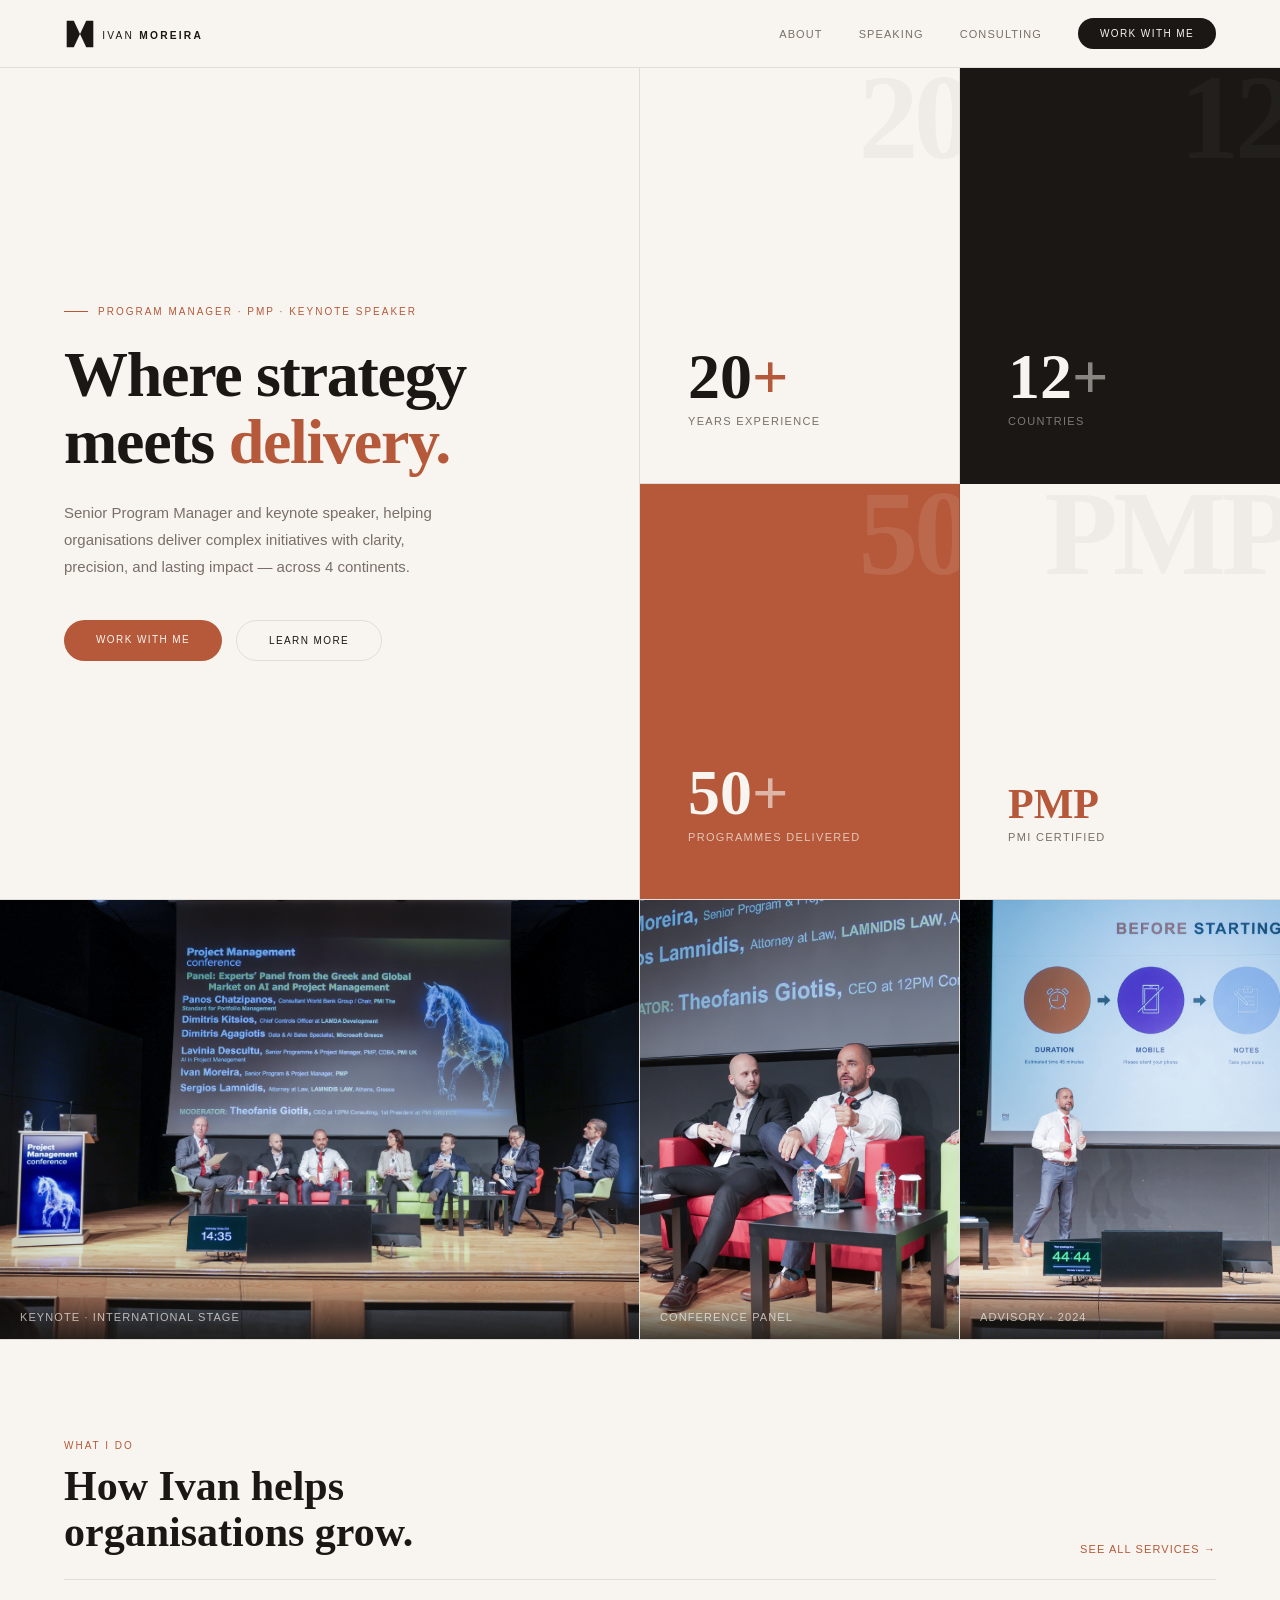
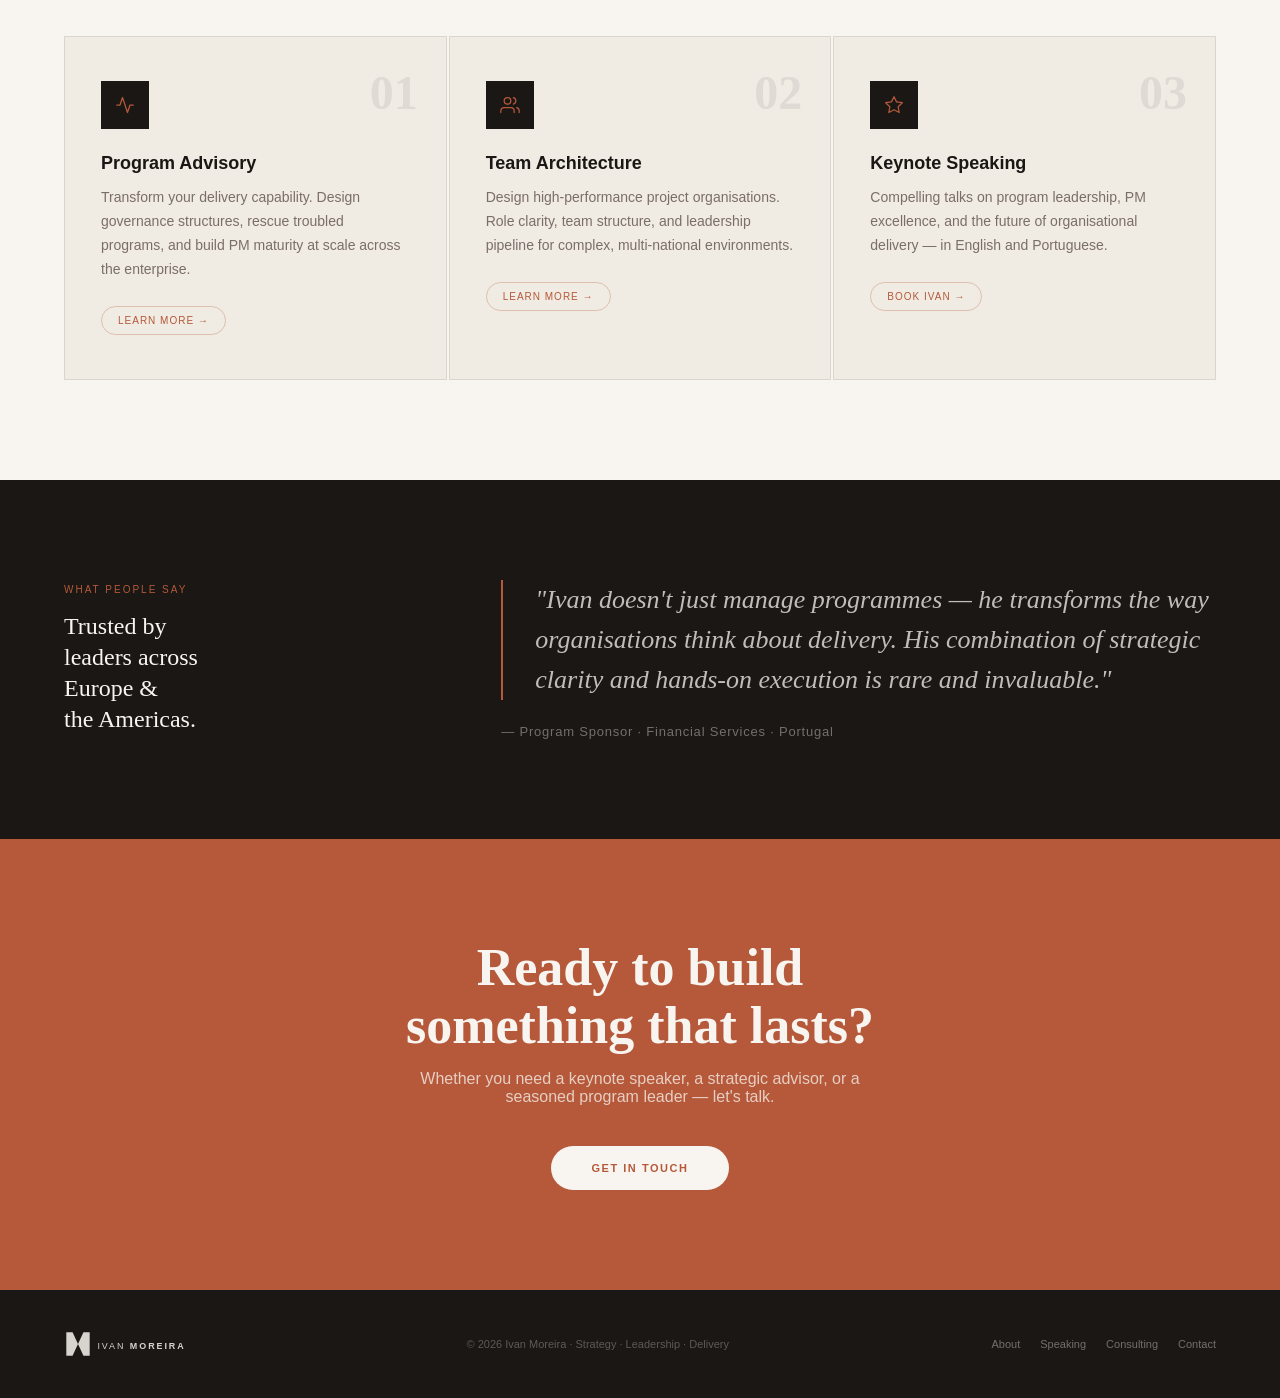
<file: index.html>
<!DOCTYPE html>
<html lang="en">
<head>
  <meta charset="UTF-8">
  <meta name="viewport" content="width=device-width, initial-scale=1.0">
  <title>Ivan Moreira · Strategy. Leadership. Delivery.</title>
  <meta name="description" content="Senior Program Manager, PMP, PMI PMO-CP certified, and keynote speaker helping organizations deliver complex initiatives with clarity and lasting impact.">
  <link rel="stylesheet" href="assets/css/style.css">
  <link rel="preconnect" href="https://fonts.googleapis.com">
</head>
<body>

<!-- NAV -->
<nav>
  <a href="index.html" class="nav-logo"><img src="assets/images/logo.svg" alt="Ivan Moreira" height="32" style="display:block;"></a>
  <div class="nav-hamburger" aria-label="Menu">
    <span></span><span></span><span></span>
  </div>
  <div class="nav-links">
    <a href="about.html">About</a>
    <a href="speaking.html">Speaking</a>
    <a href="consulting.html">Consulting</a>
    <a href="contact.html" class="nav-cta">Work With Me</a>
  </div>
</nav>

<!-- HERO -->
<section class="hero">
  <div class="hero-left">
    <div class="eyebrow">Program Manager · PMP · Keynote Speaker</div>
    <h1>Where strategy<br>meets <em>delivery.</em></h1>
    <p class="hero-body">
      Senior Program Manager and keynote speaker, helping organisations deliver complex
      initiatives with clarity, precision, and lasting impact — across 4 continents.
    </p>
    <div class="hero-actions">
      <a href="contact.html" class="btn-primary">Work With Me</a>
      <a href="about.html" class="btn-secondary">Learn More</a>
    </div>
  </div>

  <div class="hero-right">
    <div class="stat-cell">
      <div class="stat-bg-text">20</div>
      <div class="stat-number">20<span class="stat-unit">+</span></div>
      <div class="stat-label">Years Experience</div>
    </div>
    <div class="stat-cell accent">
      <div class="stat-bg-text">12</div>
      <div class="stat-number">12<span class="stat-unit">+</span></div>
      <div class="stat-label">Countries</div>
    </div>
    <div class="stat-cell accent-terra">
      <div class="stat-bg-text">50</div>
      <div class="stat-number">50<span class="stat-unit">+</span></div>
      <div class="stat-label">Programmes Delivered</div>
    </div>
    <div class="stat-cell">
      <div class="stat-bg-text">PMP</div>
      <div class="stat-number" style="font-size:42px;color:var(--terra)">PMP</div>
      <div class="stat-label">PMI Certified</div>
    </div>
  </div>
</section>

<!-- PHOTO STRIP -->
<div class="photo-strip">
  <div class="photo-main">
    <img src="assets/images/speaking-stage.jpg" alt="Ivan Moreira speaking on stage" onerror="this.parentElement.style.background='#2a211b'">
    <div class="photo-caption">Keynote · International Stage</div>
  </div>
  <div class="photo-side">
    <img src="assets/images/conference.jpg" alt="Conference panel" onerror="this.parentElement.style.background='#1A1714'">
    <div class="photo-caption">Conference Panel</div>
  </div>
  <div class="photo-side">
    <img src="assets/images/event.jpg" alt="Speaking event" onerror="this.parentElement.style.background='#2a211b'">
    <div class="photo-caption">Advisory · 2024</div>
  </div>
</div>

<!-- SERVICES -->
<section class="services">
  <div class="services-header">
    <div>
      <div class="section-label">What I Do</div>
      <h2 class="section-title">How Ivan helps<br>organisations grow.</h2>
    </div>
    <a href="consulting.html">See All Services →</a>
  </div>
  <div class="services-grid">
    <div class="service-card fade-in">
      <div class="service-number">01</div>
      <div class="service-icon">
        <svg viewBox="0 0 24 24"><polyline points="22 12 18 12 15 21 9 3 6 12 2 12"/></svg>
      </div>
      <div class="service-title">Program Advisory</div>
      <div class="service-body">Transform your delivery capability. Design governance structures, rescue troubled programs, and build PM maturity at scale across the enterprise.</div>
      <a href="consulting.html" class="service-link">Learn More →</a>
    </div>
    <div class="service-card fade-in">
      <div class="service-number">02</div>
      <div class="service-icon">
        <svg viewBox="0 0 24 24"><path d="M17 21v-2a4 4 0 0 0-4-4H5a4 4 0 0 0-4 4v2"/><circle cx="9" cy="7" r="4"/><path d="M23 21v-2a4 4 0 0 0-3-3.87"/><path d="M16 3.13a4 4 0 0 1 0 7.75"/></svg>
      </div>
      <div class="service-title">Team Architecture</div>
      <div class="service-body">Design high-performance project organisations. Role clarity, team structure, and leadership pipeline for complex, multi-national environments.</div>
      <a href="consulting.html" class="service-link">Learn More →</a>
    </div>
    <div class="service-card fade-in">
      <div class="service-number">03</div>
      <div class="service-icon">
        <svg viewBox="0 0 24 24"><polygon points="12 2 15.09 8.26 22 9.27 17 14.14 18.18 21.02 12 17.77 5.82 21.02 7 14.14 2 9.27 8.91 8.26 12 2"/></svg>
      </div>
      <div class="service-title">Keynote Speaking</div>
      <div class="service-body">Compelling talks on program leadership, PM excellence, and the future of organisational delivery — in English and Portuguese.</div>
      <a href="speaking.html" class="service-link">Book Ivan →</a>
    </div>
  </div>
</section>

<!-- TESTIMONIAL -->
<section class="testimonial-section">
  <div class="fade-in">
    <div class="testimonial-label">What People Say</div>
    <div class="testimonial-meta">Trusted by<br>leaders across<br>Europe &<br>the Americas.</div>
  </div>
  <div class="fade-in">
    <blockquote class="testimonial-quote">
      "Ivan doesn't just manage programmes — he transforms the way organisations think about
      delivery. His combination of strategic clarity and hands-on execution is rare and invaluable."
    </blockquote>
    <div class="testimonial-attr">— Program Sponsor · Financial Services · Portugal</div>
  </div>
</section>

<!-- CTA -->
<section class="cta-section">
  <h2 class="cta-title fade-in">Ready to build<br>something that lasts?</h2>
  <p class="cta-body fade-in">Whether you need a keynote speaker, a strategic advisor, or a seasoned program leader — let's talk.</p>
  <a href="contact.html" class="btn-white fade-in">Get In Touch</a>
</section>

<!-- FOOTER -->
<footer>
  <a href="index.html" class="logo"><img src="assets/images/logo-light.svg" alt="Ivan Moreira" height="28" style="display:block;opacity:.85;"></a>
  <div class="copy">© 2026 Ivan Moreira · Strategy · Leadership · Delivery</div>
  <div class="footer-links">
    <a href="about.html">About</a>
    <a href="speaking.html">Speaking</a>
    <a href="consulting.html">Consulting</a>
    <a href="contact.html">Contact</a>
  </div>
</footer>

<script src="assets/js/main.js"></script>
</body>
</html>
</file>
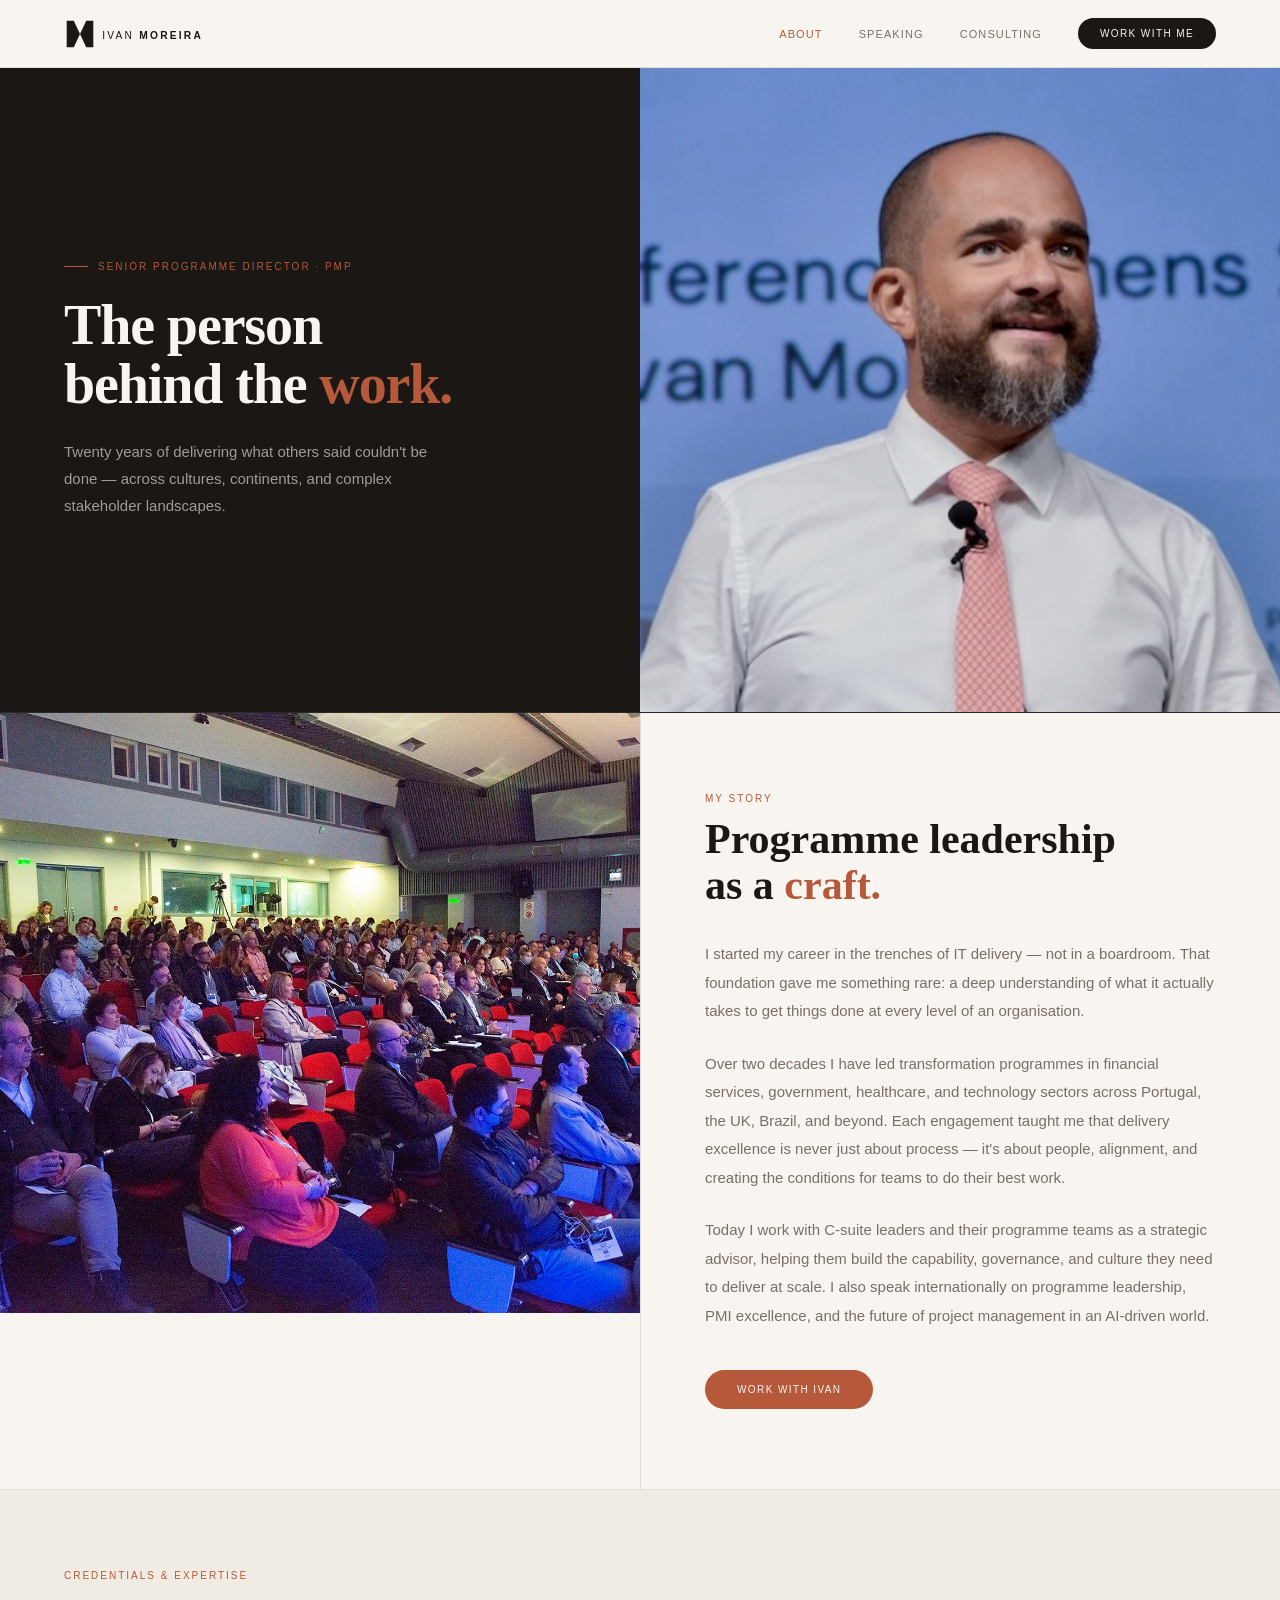
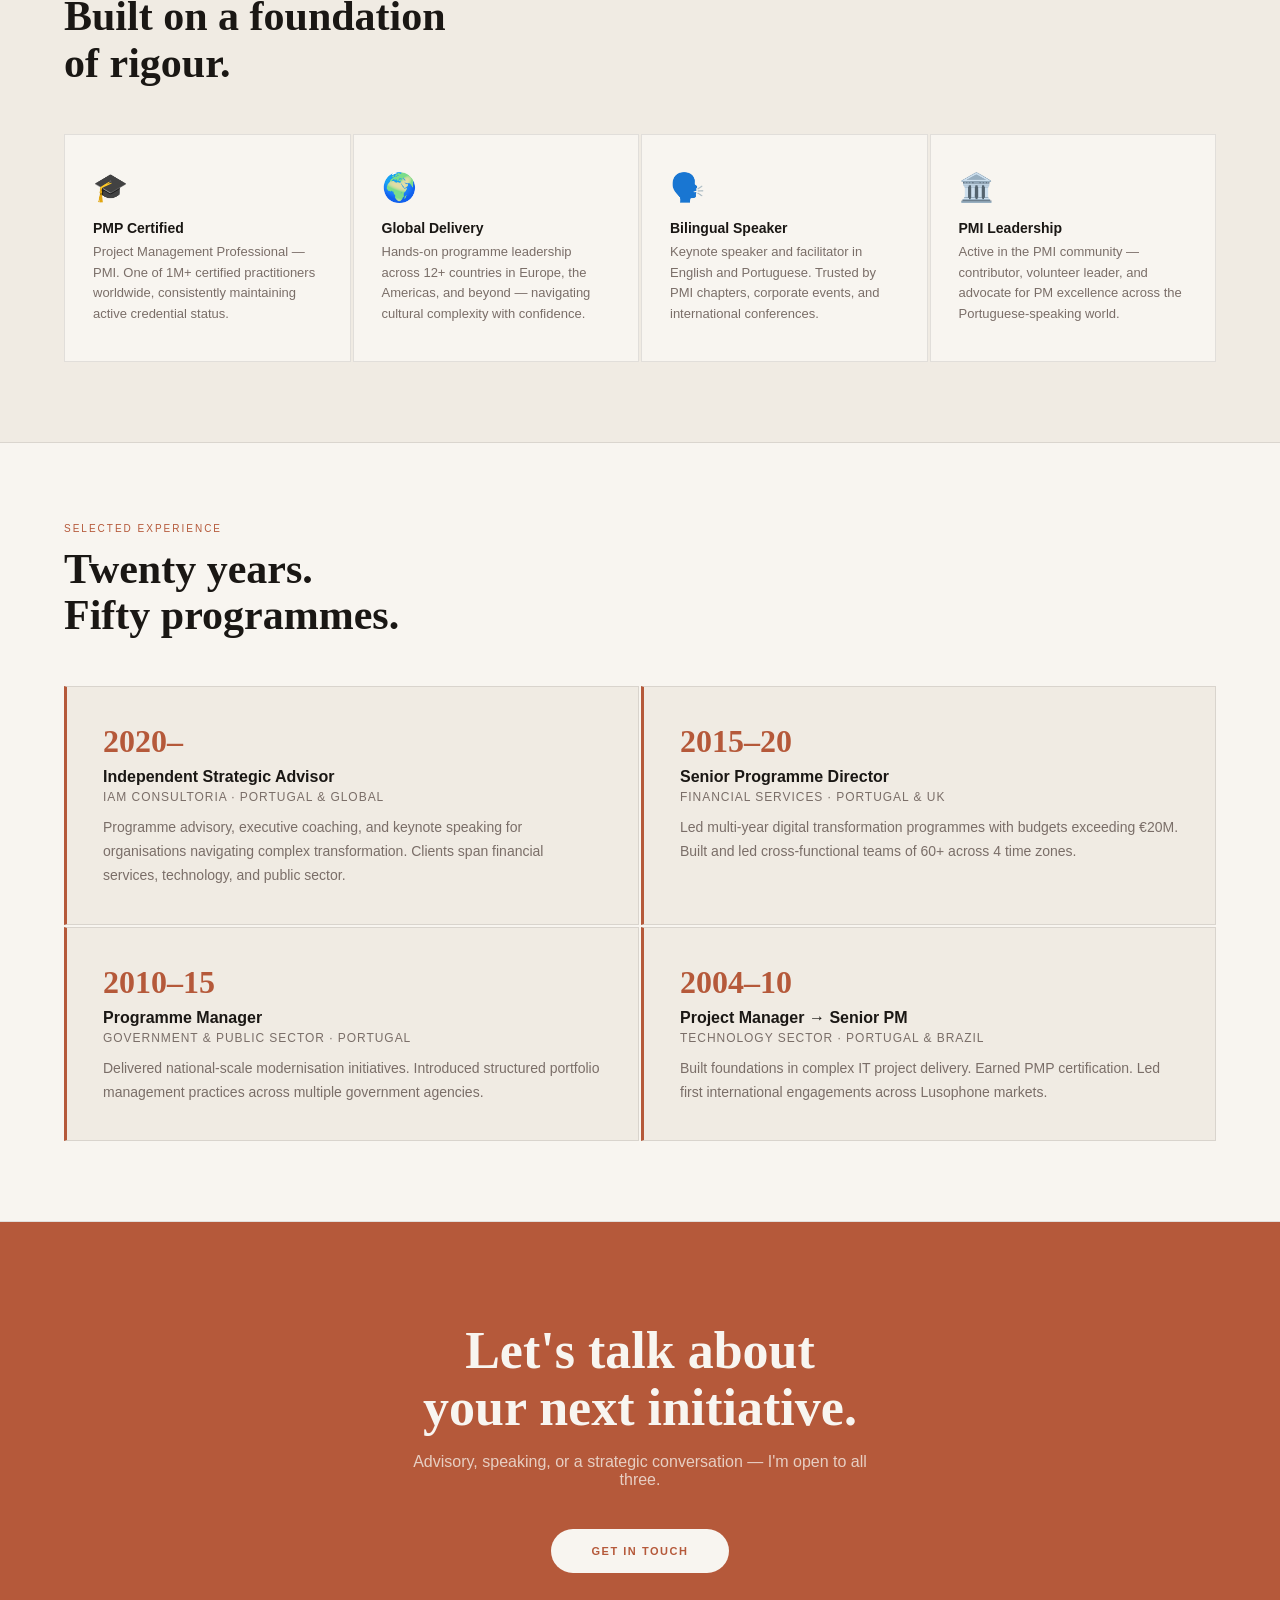
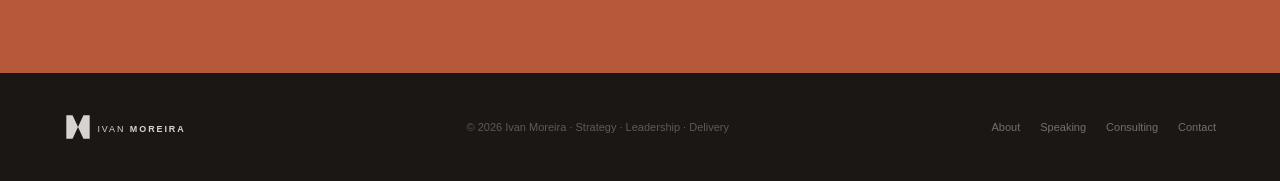
<file: about.html>
<!DOCTYPE html>
<html lang="en">
<head>
  <meta charset="UTF-8">
  <meta name="viewport" content="width=device-width, initial-scale=1.0">
  <title>About · Ivan Moreira</title>
  <meta name="description" content="Senior Programme Director with 20+ years delivering complex initiatives across 12+ countries. PMP certified, bilingual speaker, and strategic advisor.">
  <link rel="stylesheet" href="assets/css/style.css">
</head>
<body>

<!-- NAV -->
<nav>
  <a href="index.html" class="nav-logo"><img src="assets/images/logo.svg" alt="Ivan Moreira" height="32" style="display:block;"></a>
  <div class="nav-hamburger"><span></span><span></span><span></span></div>
  <div class="nav-links">
    <a href="about.html">About</a>
    <a href="speaking.html">Speaking</a>
    <a href="consulting.html">Consulting</a>
    <a href="contact.html" class="nav-cta">Work With Me</a>
  </div>
</nav>

<!-- PAGE HERO -->
<section class="page-hero">
  <div class="page-hero-left">
    <div class="eyebrow">Senior Programme Director · PMP</div>
    <h2 class="page-title">The person<br>behind the <em>work.</em></h2>
    <p>Twenty years of delivering what others said couldn't be done — across cultures, continents, and complex stakeholder landscapes.</p>
  </div>
  <div class="page-hero-right">
    <img src="assets/images/headshot.png" alt="Ivan Moreira" onerror="this.parentElement.style.background='#2a2019'">
  </div>
</section>

<!-- BIO -->
<section class="about-bio">
  <div class="about-photo">
    <img src="assets/images/panel.jpg" alt="Ivan Moreira at conference" onerror="this.parentElement.style.background='#1A1714'">
  </div>
  <div class="about-text fade-in">
    <div class="section-label">My Story</div>
    <h2 class="section-title" style="margin-bottom:32px">Programme leadership<br>as a <em style="font-style:normal;color:var(--terra)">craft.</em></h2>
    <p>
      I started my career in the trenches of IT delivery — not in a boardroom. That foundation gave me something rare: a deep understanding of what it actually takes to get things done at every level of an organisation.
    </p>
    <p>
      Over two decades I have led transformation programmes in financial services, government, healthcare, and technology sectors across Portugal, the UK, Brazil, and beyond. Each engagement taught me that delivery excellence is never just about process — it's about people, alignment, and creating the conditions for teams to do their best work.
    </p>
    <p>
      Today I work with C-suite leaders and their programme teams as a strategic advisor, helping them build the capability, governance, and culture they need to deliver at scale. I also speak internationally on programme leadership, PMI excellence, and the future of project management in an AI-driven world.
    </p>
    <div style="margin-top:40px">
      <a href="contact.html" class="btn-primary">Work With Ivan</a>
    </div>
  </div>
</section>

<!-- CREDENTIALS -->
<section class="credentials">
  <div class="section-label">Credentials & Expertise</div>
  <h2 class="section-title">Built on a foundation<br>of rigour.</h2>
  <div class="credentials-grid">
    <div class="cred-card fade-in">
      <div class="cred-icon">🎓</div>
      <div class="cred-title">PMP Certified</div>
      <div class="cred-body">Project Management Professional — PMI. One of 1M+ certified practitioners worldwide, consistently maintaining active credential status.</div>
    </div>
    <div class="cred-card fade-in">
      <div class="cred-icon">🌍</div>
      <div class="cred-title">Global Delivery</div>
      <div class="cred-body">Hands-on programme leadership across 12+ countries in Europe, the Americas, and beyond — navigating cultural complexity with confidence.</div>
    </div>
    <div class="cred-card fade-in">
      <div class="cred-icon">🗣️</div>
      <div class="cred-title">Bilingual Speaker</div>
      <div class="cred-body">Keynote speaker and facilitator in English and Portuguese. Trusted by PMI chapters, corporate events, and international conferences.</div>
    </div>
    <div class="cred-card fade-in">
      <div class="cred-icon">🏛️</div>
      <div class="cred-title">PMI Leadership</div>
      <div class="cred-body">Active in the PMI community — contributor, volunteer leader, and advocate for PM excellence across the Portuguese-speaking world.</div>
    </div>
  </div>
</section>

<!-- TIMELINE -->
<section class="timeline">
  <div class="section-label">Selected Experience</div>
  <h2 class="section-title">Twenty years.<br>Fifty programmes.</h2>
  <div class="timeline-grid">
    <div class="timeline-item fade-in">
      <div class="timeline-year">2020–</div>
      <div class="timeline-role">Independent Strategic Advisor</div>
      <div class="timeline-org">IAM Consultoria · Portugal & Global</div>
      <div class="timeline-desc">Programme advisory, executive coaching, and keynote speaking for organisations navigating complex transformation. Clients span financial services, technology, and public sector.</div>
    </div>
    <div class="timeline-item fade-in">
      <div class="timeline-year">2015–20</div>
      <div class="timeline-role">Senior Programme Director</div>
      <div class="timeline-org">Financial Services · Portugal & UK</div>
      <div class="timeline-desc">Led multi-year digital transformation programmes with budgets exceeding €20M. Built and led cross-functional teams of 60+ across 4 time zones.</div>
    </div>
    <div class="timeline-item fade-in">
      <div class="timeline-year">2010–15</div>
      <div class="timeline-role">Programme Manager</div>
      <div class="timeline-org">Government & Public Sector · Portugal</div>
      <div class="timeline-desc">Delivered national-scale modernisation initiatives. Introduced structured portfolio management practices across multiple government agencies.</div>
    </div>
    <div class="timeline-item fade-in">
      <div class="timeline-year">2004–10</div>
      <div class="timeline-role">Project Manager → Senior PM</div>
      <div class="timeline-org">Technology Sector · Portugal & Brazil</div>
      <div class="timeline-desc">Built foundations in complex IT project delivery. Earned PMP certification. Led first international engagements across Lusophone markets.</div>
    </div>
  </div>
</section>

<!-- CTA -->
<section class="cta-section">
  <h2 class="cta-title fade-in">Let's talk about<br>your next initiative.</h2>
  <p class="cta-body fade-in">Advisory, speaking, or a strategic conversation — I'm open to all three.</p>
  <a href="contact.html" class="btn-white fade-in">Get In Touch</a>
</section>

<!-- FOOTER -->
<footer>
  <a href="index.html" class="logo"><img src="assets/images/logo-light.svg" alt="Ivan Moreira" height="28" style="display:block;opacity:.85;"></a>
  <div class="copy">© 2026 Ivan Moreira · Strategy · Leadership · Delivery</div>
  <div class="footer-links">
    <a href="about.html">About</a>
    <a href="speaking.html">Speaking</a>
    <a href="consulting.html">Consulting</a>
    <a href="contact.html">Contact</a>
  </div>
</footer>

<script src="assets/js/main.js"></script>
</body>
</html>
</file>
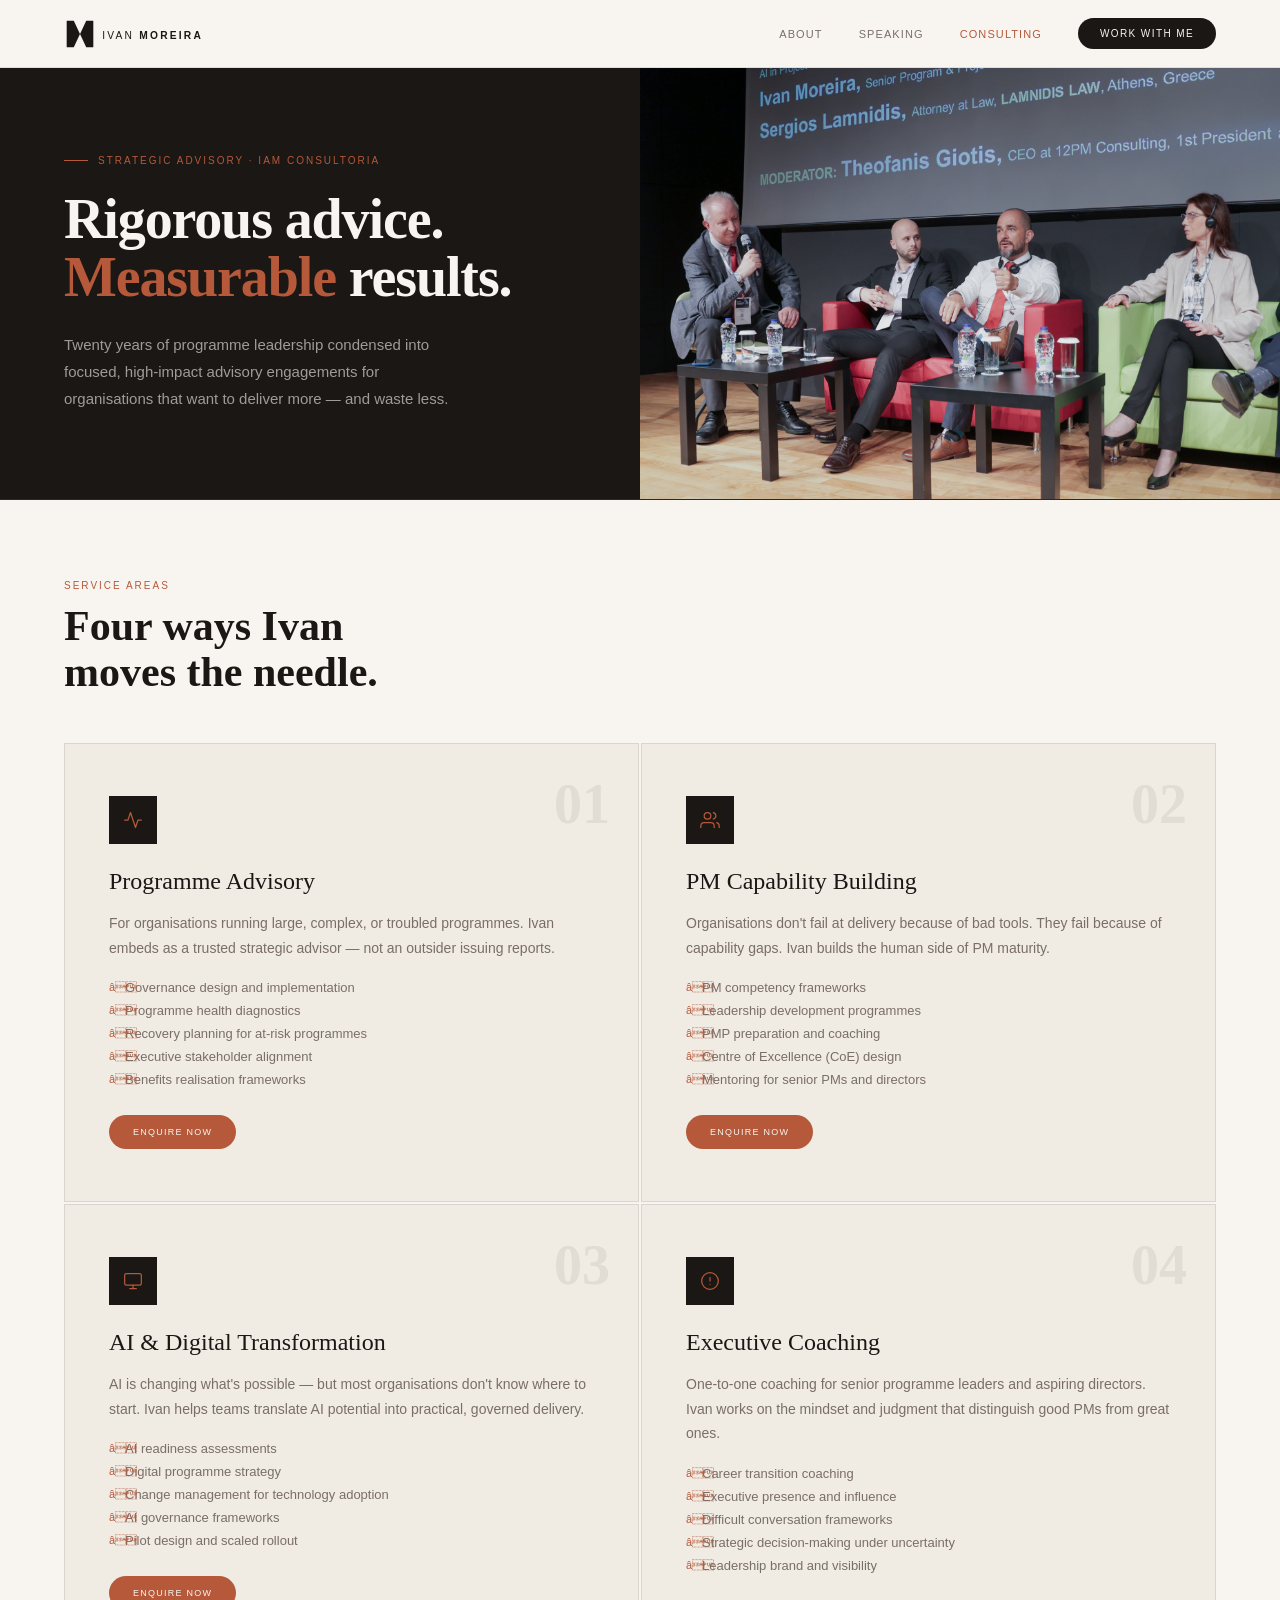
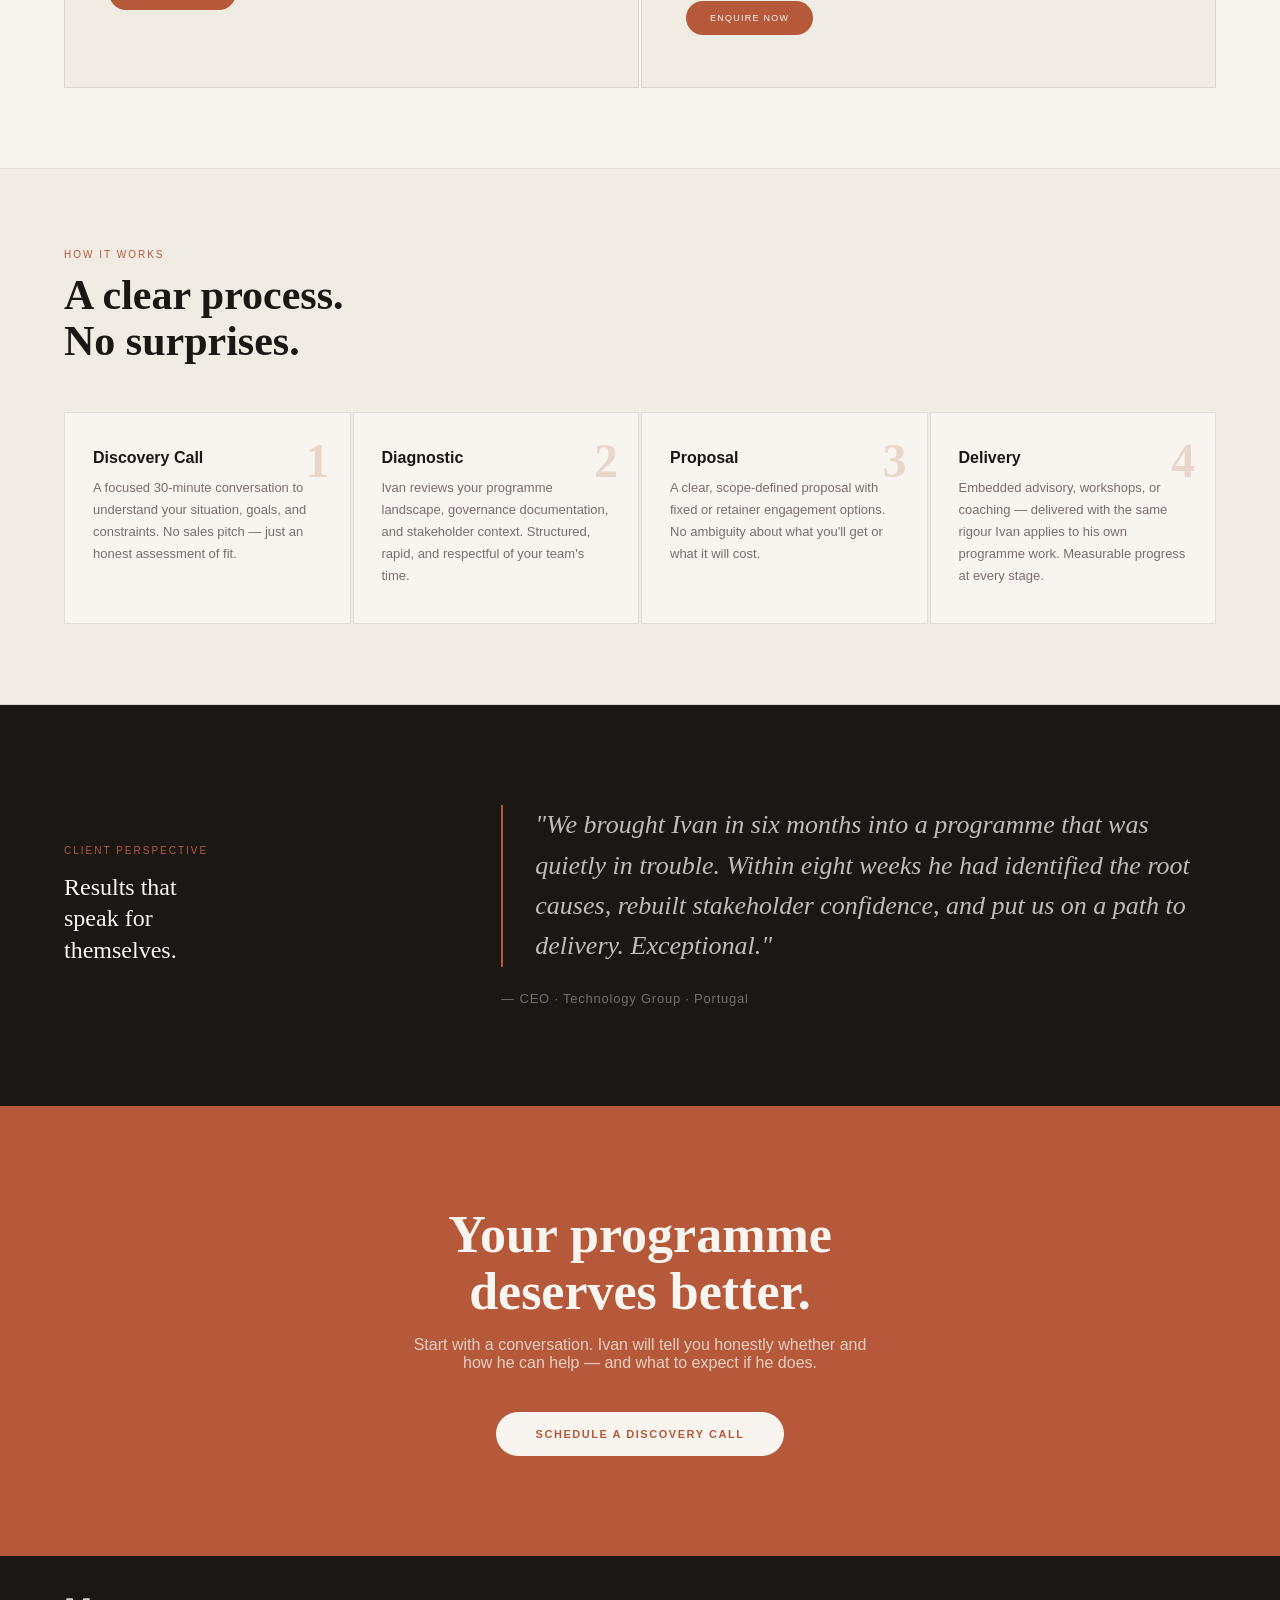
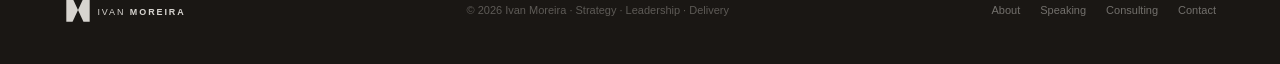
<file: consulting.html>
<!DOCTYPE html>
<html lang="en">
<head>
  <meta charset="UTF-8">
  <meta name="viewport" content="width=device-width, initial-scale=1.0">
  <title>Consulting · Ivan Moreira</title>
  <meta name="description" content="Strategic programme advisory and consulting services from Ivan Moreira. Governance design, team architecture, programme rescue, and PM capability building.">
  <link rel="stylesheet" href="assets/css/style.css">
</head>
<body>

<!-- NAV -->
<nav>
  <a href="index.html" class="nav-logo"><img src="assets/images/logo.svg" alt="Ivan Moreira" height="32" style="display:block;"></a>
  <div class="nav-hamburger"><span></span><span></span><span></span></div>
  <div class="nav-links">
    <a href="about.html">About</a>
    <a href="speaking.html">Speaking</a>
    <a href="consulting.html">Consulting</a>
    <a href="contact.html" class="nav-cta">Work With Me</a>
  </div>
</nav>

<!-- PAGE HERO -->
<section class="page-hero">
  <div class="page-hero-left">
    <div class="eyebrow">Strategic Advisory · IAM Consultoria</div>
    <h2 class="page-title">Rigorous advice.<br><em>Measurable</em> results.</h2>
    <p>Twenty years of programme leadership condensed into focused, high-impact advisory engagements for organisations that want to deliver more — and waste less.</p>
  </div>
  <div class="page-hero-right">
    <img src="assets/images/conference.jpg" alt="Ivan Moreira consulting" onerror="this.parentElement.style.background='#2a2019'">
  </div>
</section>

<!-- SERVICES -->
<section class="consulting-services">
  <div class="section-label">Service Areas</div>
  <h2 class="section-title">Four ways Ivan<br>moves the needle.</h2>
  <div class="consulting-grid">
    <div class="consulting-card fade-in">
      <div class="consulting-number">01</div>
      <div class="service-icon">
        <svg viewBox="0 0 24 24"><polyline points="22 12 18 12 15 21 9 3 6 12 2 12"/></svg>
      </div>
      <div class="consulting-title">Programme Advisory</div>
      <div class="consulting-body">For organisations running large, complex, or troubled programmes. Ivan embeds as a trusted strategic advisor — not an outsider issuing reports.</div>
      <ul class="consulting-bullets">
        <li>Governance design and implementation</li>
        <li>Programme health diagnostics</li>
        <li>Recovery planning for at-risk programmes</li>
        <li>Executive stakeholder alignment</li>
        <li>Benefits realisation frameworks</li>
      </ul>
      <div style="margin-top:28px"><a href="contact.html" class="btn-primary" style="font-size:9px;padding:12px 24px;">Enquire Now</a></div>
    </div>
    <div class="consulting-card fade-in">
      <div class="consulting-number">02</div>
      <div class="service-icon">
        <svg viewBox="0 0 24 24"><path d="M17 21v-2a4 4 0 0 0-4-4H5a4 4 0 0 0-4 4v2"/><circle cx="9" cy="7" r="4"/><path d="M23 21v-2a4 4 0 0 0-3-3.87"/><path d="M16 3.13a4 4 0 0 1 0 7.75"/></svg>
      </div>
      <div class="consulting-title">PM Capability Building</div>
      <div class="consulting-body">Organisations don't fail at delivery because of bad tools. They fail because of capability gaps. Ivan builds the human side of PM maturity.</div>
      <ul class="consulting-bullets">
        <li>PM competency frameworks</li>
        <li>Leadership development programmes</li>
        <li>PMP preparation and coaching</li>
        <li>Centre of Excellence (CoE) design</li>
        <li>Mentoring for senior PMs and directors</li>
      </ul>
      <div style="margin-top:28px"><a href="contact.html" class="btn-primary" style="font-size:9px;padding:12px 24px;">Enquire Now</a></div>
    </div>
    <div class="consulting-card fade-in">
      <div class="consulting-number">03</div>
      <div class="service-icon">
        <svg viewBox="0 0 24 24"><rect x="2" y="3" width="20" height="14" rx="2" ry="2"/><line x1="8" y1="21" x2="16" y2="21"/><line x1="12" y1="17" x2="12" y2="21"/></svg>
      </div>
      <div class="consulting-title">AI &amp; Digital Transformation</div>
      <div class="consulting-body">AI is changing what's possible — but most organisations don't know where to start. Ivan helps teams translate AI potential into practical, governed delivery.</div>
      <ul class="consulting-bullets">
        <li>AI readiness assessments</li>
        <li>Digital programme strategy</li>
        <li>Change management for technology adoption</li>
        <li>AI governance frameworks</li>
        <li>Pilot design and scaled rollout</li>
      </ul>
      <div style="margin-top:28px"><a href="contact.html" class="btn-primary" style="font-size:9px;padding:12px 24px;">Enquire Now</a></div>
    </div>
    <div class="consulting-card fade-in">
      <div class="consulting-number">04</div>
      <div class="service-icon">
        <svg viewBox="0 0 24 24"><circle cx="12" cy="12" r="10"/><line x1="12" y1="8" x2="12" y2="12"/><line x1="12" y1="16" x2="12.01" y2="16"/></svg>
      </div>
      <div class="consulting-title">Executive Coaching</div>
      <div class="consulting-body">One-to-one coaching for senior programme leaders and aspiring directors. Ivan works on the mindset and judgment that distinguish good PMs from great ones.</div>
      <ul class="consulting-bullets">
        <li>Career transition coaching</li>
        <li>Executive presence and influence</li>
        <li>Difficult conversation frameworks</li>
        <li>Strategic decision-making under uncertainty</li>
        <li>Leadership brand and visibility</li>
      </ul>
      <div style="margin-top:28px"><a href="contact.html" class="btn-primary" style="font-size:9px;padding:12px 24px;">Enquire Now</a></div>
    </div>
  </div>
</section>

<!-- PROCESS -->
<section class="process-section">
  <div class="section-label">How It Works</div>
  <h2 class="section-title">A clear process.<br>No surprises.</h2>
  <div class="process-steps">
    <div class="process-step fade-in">
      <div class="step-num">1</div>
      <div class="step-title">Discovery Call</div>
      <div class="step-body">A focused 30-minute conversation to understand your situation, goals, and constraints. No sales pitch — just an honest assessment of fit.</div>
    </div>
    <div class="process-step fade-in">
      <div class="step-num">2</div>
      <div class="step-title">Diagnostic</div>
      <div class="step-body">Ivan reviews your programme landscape, governance documentation, and stakeholder context. Structured, rapid, and respectful of your team's time.</div>
    </div>
    <div class="process-step fade-in">
      <div class="step-num">3</div>
      <div class="step-title">Proposal</div>
      <div class="step-body">A clear, scope-defined proposal with fixed or retainer engagement options. No ambiguity about what you'll get or what it will cost.</div>
    </div>
    <div class="process-step fade-in">
      <div class="step-num">4</div>
      <div class="step-title">Delivery</div>
      <div class="step-body">Embedded advisory, workshops, or coaching — delivered with the same rigour Ivan applies to his own programme work. Measurable progress at every stage.</div>
    </div>
  </div>
</section>

<!-- TESTIMONIAL -->
<section class="testimonial-section">
  <div class="fade-in">
    <div class="testimonial-label">Client Perspective</div>
    <div class="testimonial-meta">Results that<br>speak for<br>themselves.</div>
  </div>
  <div class="fade-in">
    <blockquote class="testimonial-quote">
      "We brought Ivan in six months into a programme that was quietly in trouble. Within eight weeks he had identified the root causes, rebuilt stakeholder confidence, and put us on a path to delivery. Exceptional."
    </blockquote>
    <div class="testimonial-attr">— CEO · Technology Group · Portugal</div>
  </div>
</section>

<!-- CTA -->
<section class="cta-section">
  <h2 class="cta-title fade-in">Your programme<br>deserves better.</h2>
  <p class="cta-body fade-in">Start with a conversation. Ivan will tell you honestly whether and how he can help — and what to expect if he does.</p>
  <a href="contact.html" class="btn-white fade-in">Schedule a Discovery Call</a>
</section>

<!-- FOOTER -->
<footer>
  <a href="index.html" class="logo"><img src="assets/images/logo-light.svg" alt="Ivan Moreira" height="28" style="display:block;opacity:.85;"></a>
  <div class="copy">© 2026 Ivan Moreira · Strategy · Leadership · Delivery</div>
  <div class="footer-links">
    <a href="about.html">About</a>
    <a href="speaking.html">Speaking</a>
    <a href="consulting.html">Consulting</a>
    <a href="contact.html">Contact</a>
  </div>
</footer>

<script src="assets/js/main.js"></script>
</body>
</html>
</file>
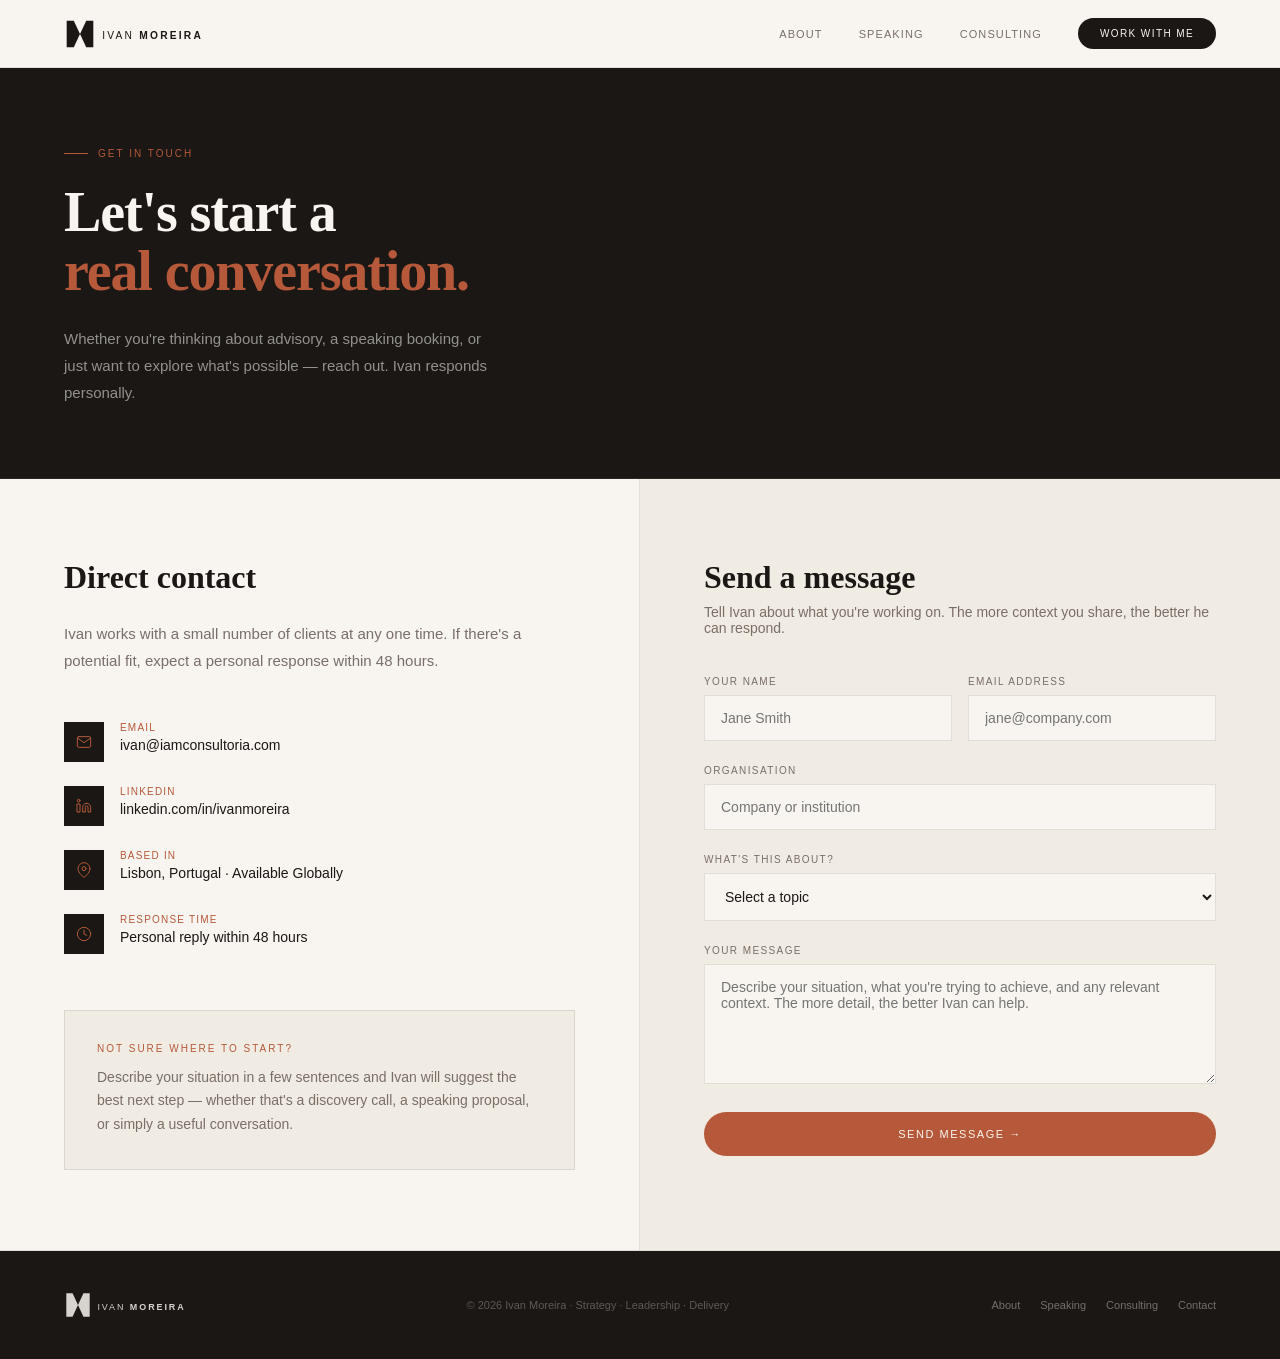
<file: contact.html>
<!DOCTYPE html>
<html lang="en">
<head>
  <meta charset="UTF-8">
  <meta name="viewport" content="width=device-width, initial-scale=1.0">
  <title>Contact · Ivan Moreira</title>
  <meta name="description" content="Get in touch with Ivan Moreira for consulting, speaking enquiries, or a discovery conversation.">
  <link rel="stylesheet" href="assets/css/style.css">
</head>
<body>

<!-- NAV -->
<nav>
  <a href="index.html" class="nav-logo"><img src="assets/images/logo.svg" alt="Ivan Moreira" height="32" style="display:block;"></a>
  <div class="nav-hamburger"><span></span><span></span><span></span></div>
  <div class="nav-links">
    <a href="about.html">About</a>
    <a href="speaking.html">Speaking</a>
    <a href="consulting.html">Consulting</a>
    <a href="contact.html" class="nav-cta">Work With Me</a>
  </div>
</nav>

<!-- PAGE HERO (compact) -->
<section style="padding-top:68px; background:var(--black); border-bottom:1px solid rgba(248,245,240,.08);">
  <div style="padding:80px 64px 72px;">
    <div class="eyebrow" style="color:var(--terra)">Get In Touch</div>
    <h2 class="page-title" style="color:var(--cream); max-width:560px;">Let's start a<br><em>real conversation.</em></h2>
    <p style="font-size:15px;line-height:1.8;color:rgba(248,245,240,.55);max-width:440px;margin-top:0;">
      Whether you're thinking about advisory, a speaking booking, or just want to explore what's possible — reach out. Ivan responds personally.
    </p>
  </div>
</section>

<!-- CONTACT LAYOUT -->
<section class="contact-layout">
  <div class="contact-info fade-in">
    <h3>Direct contact</h3>
    <p>Ivan works with a small number of clients at any one time. If there's a potential fit, expect a personal response within 48 hours.</p>

    <div class="contact-items">
      <div class="contact-item">
        <div class="contact-item-icon">
          <svg viewBox="0 0 24 24"><path d="M4 4h16c1.1 0 2 .9 2 2v12c0 1.1-.9 2-2 2H4c-1.1 0-2-.9-2-2V6c0-1.1.9-2 2-2z"/><polyline points="22,6 12,13 2,6"/></svg>
        </div>
        <div>
          <div class="contact-item-label">Email</div>
          <div class="contact-item-value"><a href="mailto:ivan@iamconsultoria.com">ivan@iamconsultoria.com</a></div>
        </div>
      </div>

      <div class="contact-item">
        <div class="contact-item-icon">
          <svg viewBox="0 0 24 24"><path d="M16 8a6 6 0 0 1 6 6v7h-4v-7a2 2 0 0 0-2-2 2 2 0 0 0-2 2v7h-4v-7a6 6 0 0 1 6-6z"/><rect x="2" y="9" width="4" height="12"/><circle cx="4" cy="4" r="2"/></svg>
        </div>
        <div>
          <div class="contact-item-label">LinkedIn</div>
          <div class="contact-item-value"><a href="https://linkedin.com/in/ivanmoreira" target="_blank" rel="noopener">linkedin.com/in/ivanmoreira</a></div>
        </div>
      </div>

      <div class="contact-item">
        <div class="contact-item-icon">
          <svg viewBox="0 0 24 24"><path d="M21 10c0 7-9 13-9 13s-9-6-9-13a9 9 0 0 1 18 0z"/><circle cx="12" cy="10" r="3"/></svg>
        </div>
        <div>
          <div class="contact-item-label">Based In</div>
          <div class="contact-item-value">Lisbon, Portugal · Available Globally</div>
        </div>
      </div>

      <div class="contact-item">
        <div class="contact-item-icon">
          <svg viewBox="0 0 24 24"><circle cx="12" cy="12" r="10"/><polyline points="12 6 12 12 16 14"/></svg>
        </div>
        <div>
          <div class="contact-item-label">Response Time</div>
          <div class="contact-item-value">Personal reply within 48 hours</div>
        </div>
      </div>
    </div>

    <div style="margin-top:56px; padding:32px; background:var(--cream2); border:.5px solid var(--border);">
      <div class="section-label" style="margin-bottom:12px;">Not sure where to start?</div>
      <p style="font-size:14px;color:var(--muted);line-height:1.7;margin-bottom:0;">
        Describe your situation in a few sentences and Ivan will suggest the best next step — whether that's a discovery call, a speaking proposal, or simply a useful conversation.
      </p>
    </div>
  </div>

  <div class="contact-form-wrap fade-in">
    <h3>Send a message</h3>
    <p>Tell Ivan about what you're working on. The more context you share, the better he can respond.</p>

    <form id="contact-form" novalidate>
      <div class="form-row">
        <div class="form-group">
          <label for="name">Your Name</label>
          <input type="text" id="name" name="name" placeholder="Jane Smith" required>
        </div>
        <div class="form-group">
          <label for="email">Email Address</label>
          <input type="email" id="email" name="email" placeholder="jane@company.com" required>
        </div>
      </div>

      <div class="form-group">
        <label for="organisation">Organisation</label>
        <input type="text" id="organisation" name="organisation" placeholder="Company or institution">
      </div>

      <div class="form-group">
        <label for="subject">What's this about?</label>
        <select id="subject" name="subject" required>
          <option value="" disabled selected>Select a topic</option>
          <option value="Programme Advisory Enquiry">Programme Advisory</option>
          <option value="Speaking / Keynote Enquiry">Speaking &amp; Keynotes</option>
          <option value="Executive Coaching Enquiry">Executive Coaching</option>
          <option value="AI & Digital Transformation Enquiry">AI &amp; Digital Transformation</option>
          <option value="General Enquiry">General Enquiry</option>
        </select>
      </div>

      <div class="form-group">
        <label for="message">Your Message</label>
        <textarea id="message" name="message" placeholder="Describe your situation, what you're trying to achieve, and any relevant context. The more detail, the better Ivan can help." required></textarea>
      </div>

      <button type="submit" class="btn-primary" style="width:100%;font-size:11px;padding:16px;">Send Message →</button>
    </form>
  </div>
</section>

<!-- FOOTER -->
<footer>
  <a href="index.html" class="logo"><img src="assets/images/logo-light.svg" alt="Ivan Moreira" height="28" style="display:block;opacity:.85;"></a>
  <div class="copy">© 2026 Ivan Moreira · Strategy · Leadership · Delivery</div>
  <div class="footer-links">
    <a href="about.html">About</a>
    <a href="speaking.html">Speaking</a>
    <a href="consulting.html">Consulting</a>
    <a href="contact.html">Contact</a>
  </div>
</footer>

<script src="assets/js/main.js"></script>
</body>
</html>
</file>
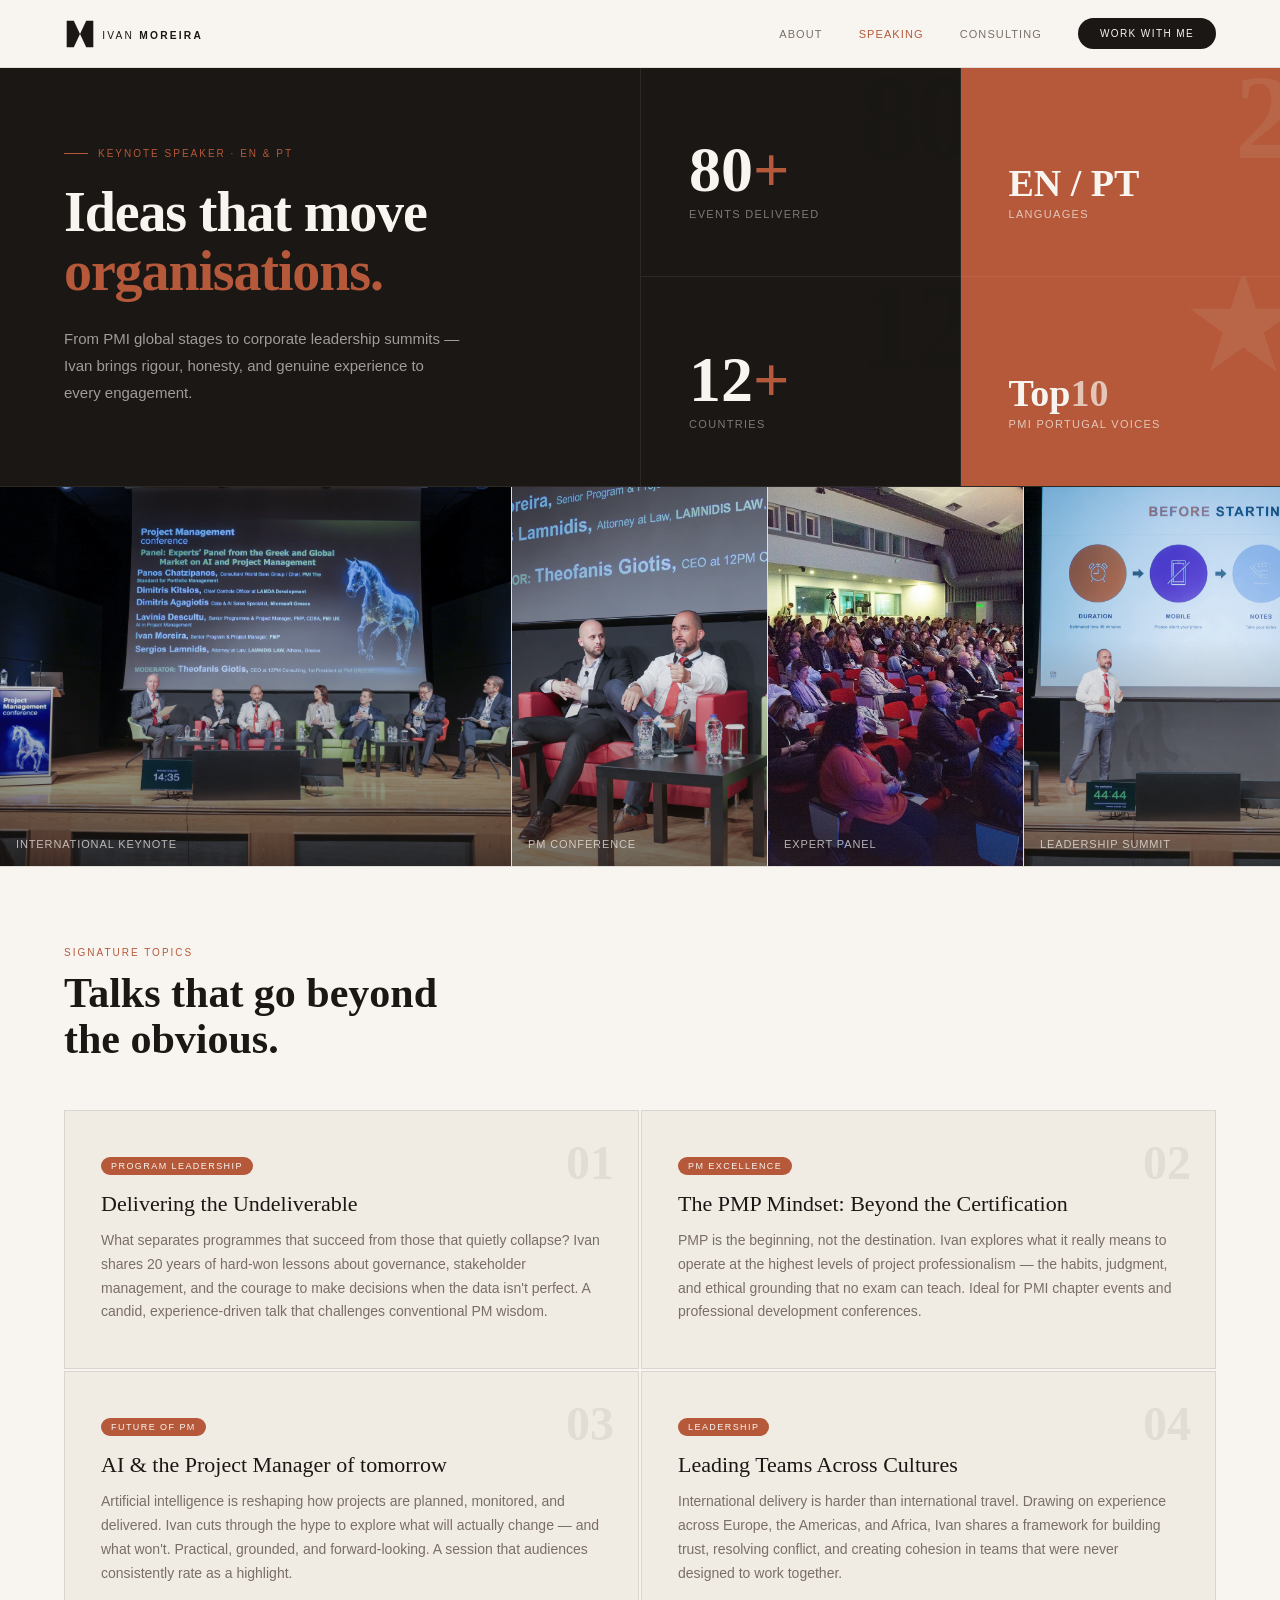
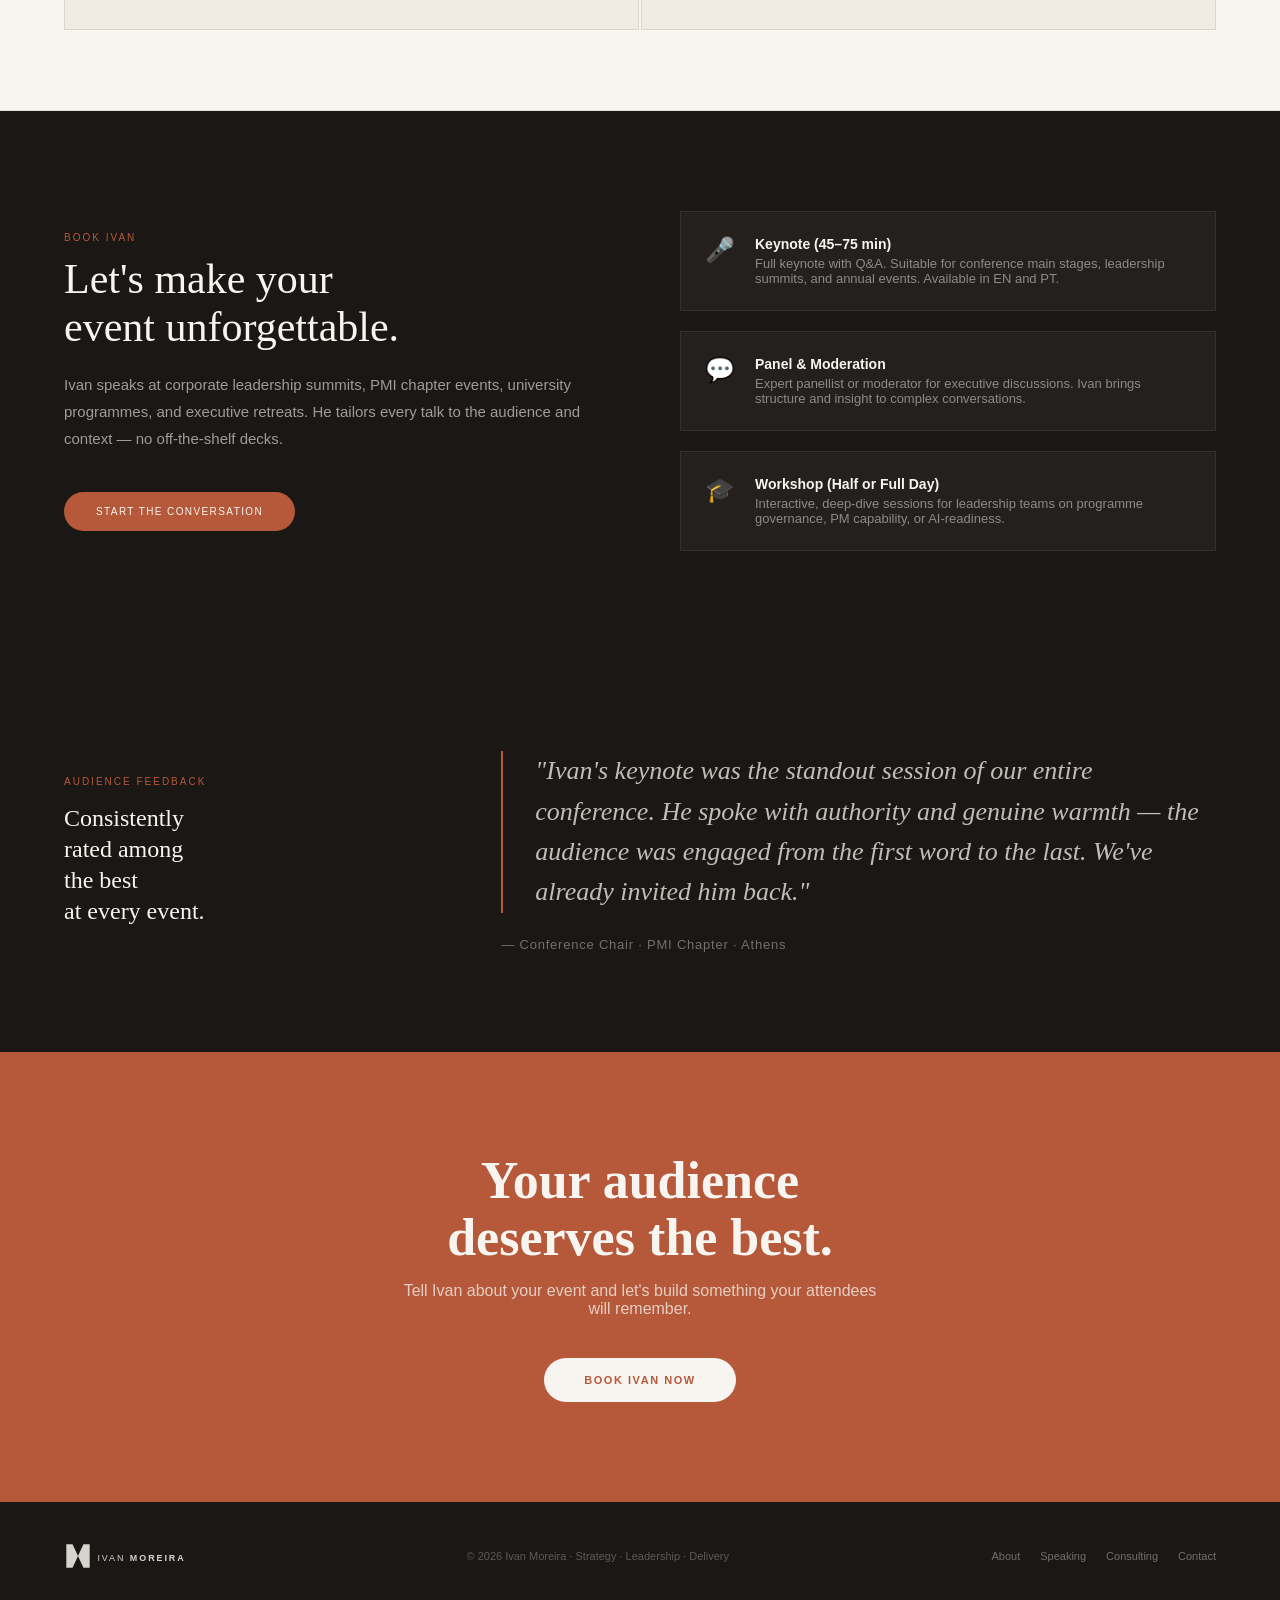
<file: speaking.html>
<!DOCTYPE html>
<html lang="en">
<head>
  <meta charset="UTF-8">
  <meta name="viewport" content="width=device-width, initial-scale=1.0">
  <title>Speaking · Ivan Moreira</title>
  <meta name="description" content="Ivan Moreira is a bilingual keynote speaker on project management, artificial intelligence, and the future of delivery. Book him for your next event.">
  <link rel="stylesheet" href="assets/css/style.css">
</head>
<body>

<!-- NAV -->
<nav>
  <a href="index.html" class="nav-logo"><img src="assets/images/logo.svg" alt="Ivan Moreira" height="32" style="display:block;"></a>
  <div class="nav-hamburger"><span></span><span></span><span></span></div>
  <div class="nav-links">
    <a href="about.html">About</a>
    <a href="speaking.html">Speaking</a>
    <a href="consulting.html">Consulting</a>
    <a href="contact.html" class="nav-cta">Work With Me</a>
  </div>
</nav>

<!-- PAGE HERO -->
<section class="page-hero">
  <div class="page-hero-left">
    <div class="eyebrow">Keynote Speaker · EN &amp; PT</div>
    <h2 class="page-title">Ideas that move<br><em>organisations.</em></h2>
    <p>From PMI global stages to corporate leadership summits — Ivan brings rigour, honesty, and genuine experience to every engagement.</p>
  </div>
  <div class="page-hero-right stats-side">
    <div class="stat-cell">
      <div class="stat-bg-text">80</div>
      <div class="stat-number">80<span class="stat-unit">+</span></div>
      <div class="stat-label">Events Delivered</div>
    </div>
    <div class="stat-cell accent">
      <div class="stat-bg-text">2</div>
      <div class="stat-number" style="font-size:38px;">EN / PT</div>
      <div class="stat-label">Languages</div>
    </div>
    <div class="stat-cell">
      <div class="stat-bg-text">12</div>
      <div class="stat-number">12<span class="stat-unit">+</span></div>
      <div class="stat-label">Countries</div>
    </div>
    <div class="stat-cell accent" style="background:var(--terra)">
      <div class="stat-bg-text">★</div>
      <div class="stat-number" style="font-size:38px;">Top<span class="stat-unit">10</span></div>
      <div class="stat-label">PMI Portugal Voices</div>
    </div>
  </div>
</section>

<!-- PHOTO GALLERY -->
<div class="speaking-gallery">
  <div class="gal-item">
    <img src="assets/images/speaking-stage.jpg" alt="Ivan on stage" onerror="this.parentElement.style.background='#2a211b'">
    <div class="gal-overlay"></div>
    <div class="gal-caption">International Keynote</div>
  </div>
  <div class="gal-item">
    <img src="assets/images/conference.jpg" alt="Conference" onerror="this.parentElement.style.background='#1A1714'">
    <div class="gal-overlay"></div>
    <div class="gal-caption">PM Conference</div>
  </div>
  <div class="gal-item">
    <img src="assets/images/panel.jpg" alt="Panel" onerror="this.parentElement.style.background='#2a211b'">
    <div class="gal-overlay"></div>
    <div class="gal-caption">Expert Panel</div>
  </div>
  <div class="gal-item">
    <img src="assets/images/event.jpg" alt="Event" onerror="this.parentElement.style.background='#1A1714'">
    <div class="gal-overlay"></div>
    <div class="gal-caption">Leadership Summit</div>
  </div>
</div>

<!-- TOPICS -->
<section class="speaking-topics">
  <div class="section-label">Signature Topics</div>
  <h2 class="section-title">Talks that go beyond<br>the obvious.</h2>
  <div class="topics-grid">
    <div class="topic-card fade-in">
      <div class="topic-number">01</div>
      <span class="topic-tag">Program Leadership</span>
      <div class="topic-title">Delivering the Undeliverable</div>
      <div class="topic-body">What separates programmes that succeed from those that quietly collapse? Ivan shares 20 years of hard-won lessons about governance, stakeholder management, and the courage to make decisions when the data isn't perfect. A candid, experience-driven talk that challenges conventional PM wisdom.</div>
    </div>
    <div class="topic-card fade-in">
      <div class="topic-number">02</div>
      <span class="topic-tag">PM Excellence</span>
      <div class="topic-title">The PMP Mindset: Beyond the Certification</div>
      <div class="topic-body">PMP is the beginning, not the destination. Ivan explores what it really means to operate at the highest levels of project professionalism — the habits, judgment, and ethical grounding that no exam can teach. Ideal for PMI chapter events and professional development conferences.</div>
    </div>
    <div class="topic-card fade-in">
      <div class="topic-number">03</div>
      <span class="topic-tag">Future of PM</span>
      <div class="topic-title">AI &amp; the Project Manager of tomorrow</div>
      <div class="topic-body">Artificial intelligence is reshaping how projects are planned, monitored, and delivered. Ivan cuts through the hype to explore what will actually change — and what won't. Practical, grounded, and forward-looking. A session that audiences consistently rate as a highlight.</div>
    </div>
    <div class="topic-card fade-in">
      <div class="topic-number">04</div>
      <span class="topic-tag">Leadership</span>
      <div class="topic-title">Leading Teams Across Cultures</div>
      <div class="topic-body">International delivery is harder than international travel. Drawing on experience across Europe, the Americas, and Africa, Ivan shares a framework for building trust, resolving conflict, and creating cohesion in teams that were never designed to work together.</div>
    </div>
  </div>
</section>

<!-- BOOKING SECTION -->
<section class="booking-section">
  <div class="booking-left fade-in">
    <div class="section-label">Book Ivan</div>
    <div class="booking-title">Let's make your<br>event unforgettable.</div>
    <div class="booking-body">
      Ivan speaks at corporate leadership summits, PMI chapter events, university programmes, and executive retreats. He tailors every talk to the audience and context — no off-the-shelf decks.
    </div>
    <div style="margin-top:40px">
      <a href="contact.html" class="btn-primary">Start the Conversation</a>
    </div>
  </div>
  <div class="booking-right fade-in">
    <div class="booking-item">
      <div class="booking-item-icon">🎤</div>
      <div>
        <div class="booking-item-title">Keynote (45–75 min)</div>
        <div class="booking-item-text">Full keynote with Q&amp;A. Suitable for conference main stages, leadership summits, and annual events. Available in EN and PT.</div>
      </div>
    </div>
    <div class="booking-item">
      <div class="booking-item-icon">💬</div>
      <div>
        <div class="booking-item-title">Panel &amp; Moderation</div>
        <div class="booking-item-text">Expert panellist or moderator for executive discussions. Ivan brings structure and insight to complex conversations.</div>
      </div>
    </div>
    <div class="booking-item">
      <div class="booking-item-icon">🎓</div>
      <div>
        <div class="booking-item-title">Workshop (Half or Full Day)</div>
        <div class="booking-item-text">Interactive, deep-dive sessions for leadership teams on programme governance, PM capability, or AI-readiness.</div>
      </div>
    </div>
  </div>
</section>

<!-- TESTIMONIAL -->
<section class="testimonial-section">
  <div class="fade-in">
    <div class="testimonial-label">Audience Feedback</div>
    <div class="testimonial-meta">Consistently<br>rated among<br>the best<br>at every event.</div>
  </div>
  <div class="fade-in">
    <blockquote class="testimonial-quote">
      "Ivan's keynote was the standout session of our entire conference. He spoke with authority and genuine warmth — the audience was engaged from the first word to the last. We've already invited him back."
    </blockquote>
    <div class="testimonial-attr">— Conference Chair · PMI Chapter · Athens</div>
  </div>
</section>

<!-- CTA -->
<section class="cta-section">
  <h2 class="cta-title fade-in">Your audience<br>deserves the best.</h2>
  <p class="cta-body fade-in">Tell Ivan about your event and let's build something your attendees will remember.</p>
  <a href="contact.html" class="btn-white fade-in">Book Ivan Now</a>
</section>

<!-- FOOTER -->
<footer>
  <a href="index.html" class="logo"><img src="assets/images/logo-light.svg" alt="Ivan Moreira" height="28" style="display:block;opacity:.85;"></a>
  <div class="copy">© 2026 Ivan Moreira · Strategy · Leadership · Delivery</div>
  <div class="footer-links">
    <a href="about.html">About</a>
    <a href="speaking.html">Speaking</a>
    <a href="consulting.html">Consulting</a>
    <a href="contact.html">Contact</a>
  </div>
</footer>

<script src="assets/js/main.js"></script>
</body>
</html>
</file>
<file: assets/css/style.css>
/* ââ IVAN MOREIRA Â· M3 TERRACOTTA AUTHORITY ââ */
*, *::before, *::after { box-sizing: border-box; margin: 0; padding: 0; }

:root {
  --black:  #1A1714;
  --terra:  #B5593A;
  --cream:  #F8F5F0;
  --cream2: #F0EBE3;
  --muted:  #7A6E68;
  --border: rgba(26,23,20,.1);
}

html { font-size: 16px; scroll-behavior: smooth; }
body { background: var(--cream); font-family: 'Helvetica Neue', Arial, sans-serif; color: var(--black); overflow-x: hidden; }

/* ââ NAV ââ */
nav {
  position: fixed; top: 0; left: 0; right: 0; z-index: 100;
  background: var(--cream); border-bottom: 1px solid var(--border);
  display: flex; align-items: center; justify-content: space-between;
  padding: 0 64px; height: 68px;
  transition: box-shadow .2s;
}
nav.scrolled { box-shadow: 0 2px 20px rgba(26,23,20,.08); }
.nav-logo { font-size: 12px; font-weight: 700; letter-spacing: .24em; color: var(--black); text-decoration: none; }
.nav-links { display: flex; gap: 36px; align-items: center; }
.nav-links a { font-size: 11px; letter-spacing: .1em; color: var(--muted); text-decoration: none; text-transform: uppercase; transition: color .2s; }
.nav-links a:hover, .nav-links a.active { color: var(--terra); }
.nav-cta {
  background: var(--black) !important; color: var(--cream) !important;
  font-size: 10px !important; letter-spacing: .14em !important;
  padding: 10px 22px !important; text-transform: uppercase !important;
  border-radius: 100px; transition: background .2s !important;
}
.nav-cta:hover { background: var(--terra) !important; color: var(--cream) !important; }
.nav-hamburger { display: none; flex-direction: column; gap: 5px; cursor: pointer; padding: 8px; }
.nav-hamburger span { width: 22px; height: 1.5px; background: var(--black); transition: .3s; }

/* ââ BUTTONS ââ */
.btn-primary {
  background: var(--terra); color: var(--cream);
  font-size: 10px; letter-spacing: .14em; text-transform: uppercase;
  padding: 14px 32px; text-decoration: none; border-radius: 100px;
  border: none; cursor: pointer; display: inline-block;
  transition: background .2s, transform .15s;
}
.btn-primary:hover { background: #9a4a2e; transform: translateY(-1px); }
.btn-secondary {
  background: transparent; color: var(--black);
  font-size: 10px; letter-spacing: .14em; text-transform: uppercase;
  padding: 14px 32px; text-decoration: none;
  border: 1px solid var(--border); border-radius: 100px;
  display: inline-block; transition: border-color .2s, transform .15s;
}
.btn-secondary:hover { border-color: var(--black); transform: translateY(-1px); }
.btn-white {
  background: var(--cream); color: var(--terra);
  font-size: 11px; letter-spacing: .14em; text-transform: uppercase;
  padding: 16px 40px; text-decoration: none; font-weight: 600;
  border-radius: 100px; border: none; cursor: pointer; display: inline-block;
  transition: background .2s, transform .15s;
}
.btn-white:hover { background: #ece6dc; transform: translateY(-1px); }

/* ââ EYEBROW / LABELS ââ */
.eyebrow {
  font-size: 10px; letter-spacing: .2em; text-transform: uppercase;
  color: var(--terra); margin-bottom: 24px;
  display: flex; align-items: center; gap: 10px;
}
.eyebrow::before { content: ''; width: 24px; height: 1px; background: var(--terra); }
.section-label { font-size: 10px; letter-spacing: .2em; text-transform: uppercase; color: var(--terra); margin-bottom: 12px; }

/* ââ HEADINGS ââ */
h1 { font-family: Georgia, serif; font-size: 64px; font-weight: 700; line-height: 1.05; letter-spacing: -.02em; color: var(--black); margin-bottom: 24px; }
h1 em { font-style: normal; color: var(--terra); }
h2.section-title { font-family: Georgia, serif; font-size: 42px; color: var(--black); line-height: 1.1; }
h2.page-title { font-family: Georgia, serif; font-size: 56px; font-weight: 700; line-height: 1.05; letter-spacing: -.02em; color: var(--black); margin-bottom: 24px; }
h2.page-title em { font-style: normal; color: var(--terra); }

/* ââ HERO (HOME) ââ */
.hero {
  min-height: 100vh; padding-top: 68px;
  display: grid; grid-template-columns: 1fr 1fr;
  border-bottom: 1px solid var(--border);
}
.hero-left {
  padding: 80px 64px; border-right: 1px solid var(--border);
  display: flex; flex-direction: column; justify-content: center;
}
.hero-body { font-size: 15px; line-height: 1.8; color: var(--muted); max-width: 400px; margin-bottom: 40px; }
.hero-actions { display: flex; gap: 14px; flex-wrap: wrap; }

/* ââ STATS GRID ââ */
.hero-right { display: grid; grid-template-columns: 1fr 1fr; grid-template-rows: 1fr 1fr; }
.stat-cell {
  padding: 56px 48px; border-bottom: 1px solid var(--border); border-right: 1px solid var(--border);
  display: flex; flex-direction: column; justify-content: flex-end;
  position: relative; overflow: hidden;
}
.stat-cell:nth-child(2n) { border-right: none; }
.stat-cell:nth-child(3), .stat-cell:nth-child(4) { border-bottom: none; }
.stat-cell.accent { background: var(--black); }
.stat-cell.accent-terra { background: var(--terra); }
.stat-bg-text {
  position: absolute; top: -10px; right: -10px;
  font-size: 120px; font-weight: 900; letter-spacing: -.04em;
  font-family: Georgia, serif; line-height: 1;
  color: rgba(26,23,20,.04); pointer-events: none; user-select: none;
}
.stat-cell.accent .stat-bg-text { color: rgba(248,245,240,.04); }
.stat-cell.accent-terra .stat-bg-text { color: rgba(248,245,240,.1); }
.stat-number { font-family: Georgia, serif; font-size: 64px; font-weight: 700; line-height: 1; color: var(--black); margin-bottom: 6px; }
.stat-cell.accent .stat-number { color: var(--cream); }
.stat-cell.accent-terra .stat-number { color: var(--cream); }
.stat-unit { color: var(--terra); }
.stat-cell.accent .stat-unit { color: rgba(248,245,240,.5); }
.stat-cell.accent-terra .stat-unit { color: rgba(248,245,240,.6); }
.stat-label { font-size: 11px; letter-spacing: .12em; text-transform: uppercase; color: var(--muted); }
.stat-cell.accent .stat-label { color: rgba(248,245,240,.45); }
.stat-cell.accent-terra .stat-label { color: rgba(248,245,240,.7); }

/* ââ PHOTO STRIP ââ */
.photo-strip {
  display: grid; grid-template-columns: 2fr 1fr 1fr;
  height: 440px; border-bottom: 1px solid var(--border);
}
.photo-main, .photo-side {
  overflow: hidden; position: relative;
  border-right: 1px solid var(--border);
}
.photo-side:last-child { border-right: none; }
.photo-main img, .photo-side img {
  width: 100%; height: 100%; object-fit: cover; object-position: top center;
  filter: grayscale(15%); transition: transform .5s;
}
.photo-main:hover img, .photo-side:hover img { transform: scale(1.04); }
.photo-caption {
  position: absolute; bottom: 0; left: 0; right: 0;
  background: linear-gradient(0deg, rgba(26,23,20,.8) 0%, transparent 100%);
  padding: 20px 20px 16px;
  font-size: 11px; letter-spacing: .1em; text-transform: uppercase;
  color: rgba(248,245,240,.7);
}

/* ââ SERVICES ââ */
.services { padding: 100px 64px; background: var(--cream); }
.services-header {
  display: flex; justify-content: space-between; align-items: flex-end;
  margin-bottom: 56px; padding-bottom: 24px; border-bottom: 1px solid var(--border);
}
.services-header a { font-size: 11px; letter-spacing: .1em; color: var(--terra); text-decoration: none; text-transform: uppercase; }
.services-grid { display: grid; grid-template-columns: repeat(3, 1fr); gap: 2px; }
.service-card {
  background: var(--cream2); padding: 44px 36px;
  border: .5px solid var(--border); position: relative;
  transition: background .2s;
}
.service-card:hover { background: #ece6dc; }
.service-number {
  font-family: Georgia, serif; font-size: 48px; font-weight: 700;
  color: rgba(26,23,20,.08); position: absolute; top: 28px; right: 28px;
}
.service-icon { width: 48px; height: 48px; background: var(--black); display: flex; align-items: center; justify-content: center; margin-bottom: 24px; }
.service-icon svg { width: 20px; height: 20px; stroke: var(--terra); fill: none; stroke-width: 1.5; stroke-linecap: round; stroke-linejoin: round; }
.service-title { font-size: 18px; font-weight: 600; color: var(--black); margin-bottom: 12px; }
.service-body { font-size: 14px; color: var(--muted); line-height: 1.7; }
.service-link {
  display: inline-flex; align-items: center; gap: 6px;
  margin-top: 24px; font-size: 10px; letter-spacing: .1em; text-transform: uppercase;
  color: var(--terra); text-decoration: none;
  border: 1px solid rgba(181,89,58,.3); padding: 8px 16px;
  border-radius: 100px; transition: background .2s, color .2s;
}
.service-link:hover { background: var(--terra); color: var(--cream); }

/* ââ TESTIMONIAL ââ */
.testimonial-section {
  background: var(--black); padding: 100px 64px;
  display: grid; grid-template-columns: 1fr 2fr; gap: 80px; align-items: center;
}
.testimonial-label { font-size: 10px; letter-spacing: .2em; text-transform: uppercase; color: var(--terra); margin-bottom: 16px; }
.testimonial-meta { font-size: 24px; font-family: Georgia, serif; color: var(--cream); line-height: 1.3; }
.testimonial-quote {
  font-family: Georgia, serif; font-size: 26px; font-style: italic;
  color: rgba(248,245,240,.75); line-height: 1.55;
  border-left: 2px solid var(--terra); padding-left: 32px;
}
.testimonial-attr { margin-top: 24px; font-size: 13px; color: rgba(248,245,240,.4); letter-spacing: .06em; }

/* ââ CTA SECTION ââ */
.cta-section {
  background: var(--terra); padding: 100px 64px;
  display: flex; flex-direction: column; align-items: center; text-align: center;
}
.cta-title { font-family: Georgia, serif; font-size: 52px; color: var(--cream); margin-bottom: 16px; line-height: 1.1; }
.cta-body { font-size: 16px; color: rgba(248,245,240,.75); margin-bottom: 40px; max-width: 480px; }

/* ââ PAGE HERO (inner pages) ââ */
.page-hero {
  padding-top: 68px; min-height: 50vh;
  background: var(--black);
  display: grid; grid-template-columns: 1fr 1fr; align-items: center;
  border-bottom: 1px solid rgba(248,245,240,.08);
}
.page-hero-left { padding: 80px 64px; }
.page-hero-left .eyebrow { color: var(--terra); }
.page-hero-left .eyebrow::before { background: var(--terra); }
.page-hero-left h2.page-title { color: var(--cream); }
.page-hero-left h2.page-title em { color: var(--terra); }
.page-hero-left p { font-size: 15px; line-height: 1.8; color: rgba(248,245,240,.6); max-width: 400px; }
.page-hero-right { height: 100%; overflow: hidden; min-height: 400px; }
.page-hero-right img { width: 100%; height: 100%; object-fit: cover; object-position: top center; filter: grayscale(20%) brightness(.9); }
.page-hero-right.stats-side {
  display: grid; grid-template-columns: 1fr 1fr; grid-template-rows: 1fr 1fr;
  border-left: 1px solid rgba(248,245,240,.08);
}
.page-hero-right.stats-side .stat-cell { border-color: rgba(248,245,240,.08); }
.page-hero-right.stats-side .stat-cell .stat-number { color: var(--cream); }
.page-hero-right.stats-side .stat-cell .stat-label { color: rgba(248,245,240,.45); }
.page-hero-right.stats-side .stat-cell.accent { background: var(--terra); }
.page-hero-right.stats-side .stat-cell.accent .stat-number { color: var(--cream); }
.page-hero-right.stats-side .stat-cell.accent .stat-unit { color: rgba(248,245,240,.7); }
.page-hero-right.stats-side .stat-cell.accent .stat-label { color: rgba(248,245,240,.7); }
.page-hero-right.stats-side .stat-cell.accent .stat-bg-text { color: rgba(248,245,240,.08); }

/* ââ ABOUT PAGE ââ */
.about-bio {
  display: grid; grid-template-columns: 1fr 1fr; gap: 0;
  border-bottom: 1px solid var(--border);
}
.about-photo { overflow: hidden; max-height: 600px; }
.about-photo img { width: 100%; height: 100%; object-fit: cover; object-position: top center; display: block; }
.about-text { padding: 80px 64px; display: flex; flex-direction: column; justify-content: center; border-left: 1px solid var(--border); }
.about-text p { font-size: 15px; line-height: 1.9; color: var(--muted); margin-bottom: 24px; }
.about-text p:last-of-type { margin-bottom: 0; }

.credentials { padding: 80px 64px; background: var(--cream2); border-bottom: 1px solid var(--border); }
.credentials-grid { display: grid; grid-template-columns: repeat(4, 1fr); gap: 2px; margin-top: 48px; }
.cred-card { background: var(--cream); padding: 36px 28px; border: .5px solid var(--border); }
.cred-icon { font-size: 28px; margin-bottom: 16px; }
.cred-title { font-size: 14px; font-weight: 600; color: var(--black); margin-bottom: 6px; }
.cred-body { font-size: 13px; color: var(--muted); line-height: 1.6; }

.timeline { padding: 80px 64px; background: var(--cream); border-bottom: 1px solid var(--border); }
.timeline-grid { display: grid; grid-template-columns: 1fr 1fr; gap: 2px; margin-top: 48px; }
.timeline-item {
  padding: 36px; background: var(--cream2);
  border: .5px solid var(--border); border-left: 3px solid var(--terra);
  position: relative;
}
.timeline-year { font-family: Georgia, serif; font-size: 32px; color: var(--terra); font-weight: 700; margin-bottom: 8px; }
.timeline-role { font-size: 16px; font-weight: 600; color: var(--black); margin-bottom: 4px; }
.timeline-org { font-size: 12px; letter-spacing: .08em; color: var(--muted); text-transform: uppercase; margin-bottom: 12px; }
.timeline-desc { font-size: 14px; color: var(--muted); line-height: 1.7; }

/* ââ SPEAKING PAGE ââ */
.speaking-topics { padding: 80px 64px; background: var(--cream); border-bottom: 1px solid var(--border); }
.topics-grid { display: grid; grid-template-columns: repeat(2, 1fr); gap: 2px; margin-top: 48px; }
.topic-card {
  background: var(--cream2); padding: 44px 36px;
  border: .5px solid var(--border); position: relative;
  transition: background .2s;
}
.topic-card:hover { background: #ece6dc; }
.topic-number { font-family: Georgia, serif; font-size: 48px; font-weight: 700; color: rgba(26,23,20,.07); position: absolute; top: 24px; right: 24px; }
.topic-tag { display: inline-block; font-size: 9px; letter-spacing: .16em; text-transform: uppercase; background: var(--terra); color: var(--cream); padding: 4px 10px; border-radius: 100px; margin-bottom: 16px; }
.topic-title { font-family: Georgia, serif; font-size: 22px; color: var(--black); margin-bottom: 12px; }
.topic-body { font-size: 14px; color: var(--muted); line-height: 1.7; }

.speaking-gallery { display: grid; grid-template-columns: 2fr 1fr 1fr 1fr; height: 380px; border-bottom: 1px solid var(--border); }
.gal-item { overflow: hidden; position: relative; border-right: 1px solid var(--border); }
.gal-item:last-child { border-right: none; }
.gal-item img { width: 100%; height: 100%; object-fit: cover; object-position: center; filter: grayscale(15%); transition: transform .5s; }
.gal-item:hover img { transform: scale(1.05); }
.gal-overlay { position: absolute; inset: 0; background: linear-gradient(0deg, rgba(26,23,20,.6) 0%, transparent 60%); }
.gal-caption { position: absolute; bottom: 16px; left: 16px; font-size: 11px; letter-spacing: .08em; text-transform: uppercase; color: rgba(248,245,240,.7); }

.booking-section {
  background: var(--black); padding: 100px 64px;
  display: grid; grid-template-columns: 1fr 1fr; gap: 80px; align-items: center;
}
.booking-left .section-label { color: var(--terra); }
.booking-title { font-family: Georgia, serif; font-size: 42px; color: var(--cream); line-height: 1.15; margin-bottom: 20px; }
.booking-body { font-size: 15px; color: rgba(248,245,240,.6); line-height: 1.8; }
.booking-right { display: flex; flex-direction: column; gap: 20px; }
.booking-item { display: flex; gap: 20px; align-items: flex-start; padding: 24px; background: rgba(248,245,240,.04); border: 1px solid rgba(248,245,240,.08); }
.booking-item-icon { font-size: 24px; flex-shrink: 0; }
.booking-item-title { font-size: 14px; font-weight: 600; color: var(--cream); margin-bottom: 4px; }
.booking-item-text { font-size: 13px; color: rgba(248,245,240,.5); }

/* ââ CONSULTING PAGE ââ */
.consulting-services { padding: 80px 64px; background: var(--cream); border-bottom: 1px solid var(--border); }
.consulting-grid { display: grid; grid-template-columns: repeat(2, 1fr); gap: 2px; margin-top: 48px; }
.consulting-card {
  background: var(--cream2); padding: 52px 44px;
  border: .5px solid var(--border); position: relative; transition: background .2s;
}
.consulting-card:hover { background: #ece6dc; }
.consulting-number { font-family: Georgia, serif; font-size: 56px; font-weight: 700; color: rgba(26,23,20,.07); position: absolute; top: 28px; right: 28px; }
.consulting-title { font-family: Georgia, serif; font-size: 24px; color: var(--black); margin-bottom: 16px; margin-top: 8px; }
.consulting-body { font-size: 14px; color: var(--muted); line-height: 1.75; }
.consulting-bullets { list-style: none; margin-top: 20px; display: flex; flex-direction: column; gap: 8px; }
.consulting-bullets li { font-size: 13px; color: var(--muted); padding-left: 16px; position: relative; }
.consulting-bullets li::before { content: 'â'; position: absolute; left: 0; color: var(--terra); font-size: 11px; top: 1px; }

.process-section { padding: 80px 64px; background: var(--cream2); border-bottom: 1px solid var(--border); }
.process-steps { display: grid; grid-template-columns: repeat(4, 1fr); gap: 2px; margin-top: 48px; }
.process-step {
  background: var(--cream); padding: 36px 28px;
  border: .5px solid var(--border); position: relative;
}
.step-num { font-family: Georgia, serif; font-size: 48px; font-weight: 700; color: var(--terra); opacity: .2; position: absolute; top: 20px; right: 20px; }
.step-title { font-size: 16px; font-weight: 600; color: var(--black); margin-bottom: 10px; }
.step-body { font-size: 13px; color: var(--muted); line-height: 1.7; }

/* ââ CONTACT PAGE ââ */
.contact-layout {
  display: grid; grid-template-columns: 1fr 1fr;
  border-bottom: 1px solid var(--border); min-height: 70vh;
}
.contact-info { padding: 80px 64px; border-right: 1px solid var(--border); }
.contact-info h3 { font-family: Georgia, serif; font-size: 32px; color: var(--black); margin-bottom: 24px; }
.contact-info p { font-size: 15px; color: var(--muted); line-height: 1.8; margin-bottom: 48px; }
.contact-items { display: flex; flex-direction: column; gap: 24px; }
.contact-item { display: flex; gap: 16px; align-items: flex-start; }
.contact-item-icon { width: 40px; height: 40px; background: var(--black); display: flex; align-items: center; justify-content: center; flex-shrink: 0; }
.contact-item-icon svg { width: 16px; height: 16px; stroke: var(--terra); fill: none; stroke-width: 1.5; stroke-linecap: round; stroke-linejoin: round; }
.contact-item-label { font-size: 10px; letter-spacing: .12em; text-transform: uppercase; color: var(--terra); margin-bottom: 4px; }
.contact-item-value { font-size: 14px; color: var(--black); }
.contact-item-value a { color: var(--black); text-decoration: none; }
.contact-item-value a:hover { color: var(--terra); }

.contact-form-wrap { padding: 80px 64px; background: var(--cream2); }
.contact-form-wrap h3 { font-family: Georgia, serif; font-size: 32px; color: var(--black); margin-bottom: 8px; }
.contact-form-wrap p { font-size: 14px; color: var(--muted); margin-bottom: 40px; }
.form-group { margin-bottom: 24px; }
.form-group label { display: block; font-size: 10px; letter-spacing: .14em; text-transform: uppercase; color: var(--muted); margin-bottom: 8px; }
.form-group input, .form-group select, .form-group textarea {
  width: 100%; background: var(--cream); border: 1px solid var(--border);
  padding: 14px 16px; font-size: 14px; color: var(--black);
  font-family: inherit; outline: none;
  transition: border-color .2s;
}
.form-group input:focus, .form-group select:focus, .form-group textarea:focus { border-color: var(--terra); }
.form-group textarea { resize: vertical; min-height: 120px; }
.form-row { display: grid; grid-template-columns: 1fr 1fr; gap: 16px; }

/* ââ FOOTER ââ */
footer {
  background: var(--black); padding: 40px 64px;
  display: flex; justify-content: space-between; align-items: center;
  flex-wrap: wrap; gap: 16px;
}
footer .logo { font-size: 11px; letter-spacing: .22em; color: var(--cream); font-weight: 700; text-decoration: none; }
footer .copy { font-size: 11px; color: rgba(248,245,240,.3); }
footer .footer-links { display: flex; gap: 20px; }
footer .footer-links a { font-size: 11px; color: rgba(248,245,240,.4); text-decoration: none; transition: color .2s; }
footer .footer-links a:hover { color: var(--terra); }

/* ââ FADE-IN ANIMATION ââ */
.fade-in { opacity: 0; transform: translateY(16px); transition: opacity .6s ease, transform .6s ease; }
.fade-in.visible { opacity: 1; transform: translateY(0); }

/* ââ RESPONSIVE ââ */
@media (max-width: 1024px) {
  nav { padding: 0 32px; }
  .hero { grid-template-columns: 1fr; min-height: auto; }
  .hero-left { padding: 80px 32px 60px; border-right: none; border-bottom: 1px solid var(--border); }
  .hero-right { grid-template-columns: 1fr 1fr; grid-template-rows: auto auto; }
  .stat-cell { padding: 36px 28px; }
  .stat-number { font-size: 48px; }
  .photo-strip { grid-template-columns: 1fr 1fr; height: auto; }
  .photo-main { grid-column: 1 / -1; height: 300px; border-right: none; border-bottom: 1px solid var(--border); }
  .photo-side { height: 200px; }
  .services { padding: 64px 32px; }
  .services-grid { grid-template-columns: 1fr; }
  .testimonial-section { grid-template-columns: 1fr; padding: 64px 32px; gap: 40px; }
  .cta-section { padding: 64px 32px; }
  .cta-title { font-size: 36px; }
  .page-hero { grid-template-columns: 1fr; }
  .page-hero-right { min-height: 300px; }
  .about-bio { grid-template-columns: 1fr; }
  .about-photo { max-height: 400px; }
  .about-text { padding: 48px 32px; border-left: none; border-top: 1px solid var(--border); }
  .credentials { padding: 64px 32px; }
  .credentials-grid { grid-template-columns: 1fr 1fr; }
  .timeline { padding: 64px 32px; }
  .timeline-grid { grid-template-columns: 1fr; }
  .speaking-topics { padding: 64px 32px; }
  .topics-grid { grid-template-columns: 1fr; }
  .speaking-gallery { grid-template-columns: 1fr 1fr; height: auto; }
  .gal-item { height: 220px; }
  .booking-section { grid-template-columns: 1fr; padding: 64px 32px; gap: 48px; }
  .consulting-services { padding: 64px 32px; }
  .consulting-grid { grid-template-columns: 1fr; }
  .process-section { padding: 64px 32px; }
  .process-steps { grid-template-columns: 1fr 1fr; }
  .contact-layout { grid-template-columns: 1fr; }
  .contact-info { padding: 64px 32px; border-right: none; border-bottom: 1px solid var(--border); }
  .contact-form-wrap { padding: 64px 32px; }
  footer { padding: 32px; }
}
@media (max-width: 640px) {
  h1, h2.page-title { font-size: 40px; }
  h2.section-title { font-size: 30px; }
  nav { padding: 0 20px; }
  .nav-links { display: none; }
  .nav-links.open { display: flex; flex-direction: column; position: fixed; top: 68px; left: 0; right: 0; background: var(--cream); padding: 24px 20px; border-bottom: 1px solid var(--border); gap: 20px; }
  .nav-hamburger { display: flex; }
  .hero-left { padding: 48px 20px; }
  .stat-cell { padding: 24px 20px; }
  .stat-number { font-size: 36px; }
  .stat-bg-text { font-size: 80px; }
  .services, .testimonial-section, .cta-section { padding: 48px 20px; }
  .services-header { flex-direction: column; gap: 16px; align-items: flex-start; }
  .about-text, .credentials, .timeline, .speaking-topics, .consulting-services, .process-section { padding: 48px 20px; }
  .contact-info, .contact-form-wrap { padding: 48px 20px; }
  .credentials-grid { grid-template-columns: 1fr; }
  .process-steps { grid-template-columns: 1fr; }
  .form-row { grid-template-columns: 1fr; }
  .booking-section { padding: 48px 20px; }
  footer { flex-direction: column; align-items: flex-start; padding: 32px 20px; }
}
</file>
